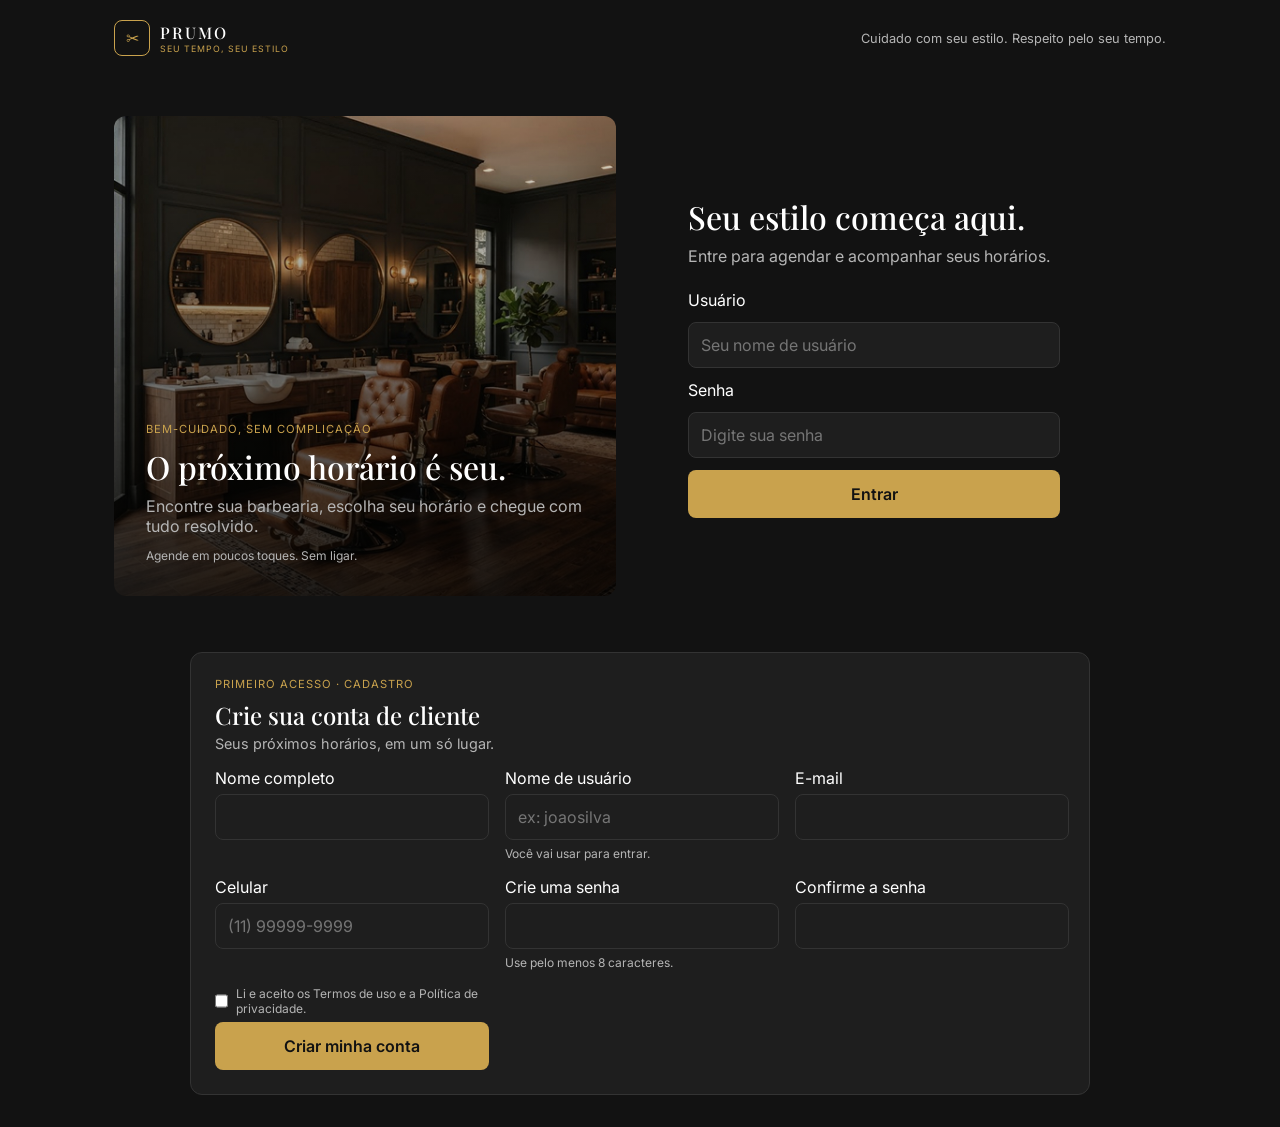
<file: index.html>
<!doctype html>
<html lang="pt-BR">
  <head>
    <meta name="api-url" content="">
    <meta charset="UTF-8" />
    <meta name="viewport" content="width=device-width, initial-scale=1.0" />
    <title>Prumo | Entrar</title>
    <link rel="preconnect" href="https://fonts.googleapis.com" />
    <link rel="preconnect" href="https://fonts.gstatic.com" crossorigin />
    <link
      href="https://fonts.googleapis.com/css2?family=Inter:wght@400;500;600&family=Playfair+Display:wght@500;600&display=swap"
      rel="stylesheet"
    />
    <link rel="stylesheet" href="frontend/css/login.css" />
  </head>
  <body>
    <header class="navbar">
      <div class="logo">
        <span class="logo-icone">✂</span>
        <div class="logo-texto">
          <strong>PRUMO</strong>
          <small>SEU TEMPO, SEU ESTILO</small>
        </div>
      </div>

      <p class="navbar-frase">
        Cuidado com seu estilo. Respeito pelo seu tempo.
      </p>
    </header>
    <div class="tela-login">
      <aside class="destaque">
        <div class="destaque-texto">
          <span class="destaque-etiqueta">BEM-CUIDADO, SEM COMPLICAÇÃO</span>
          <h2>O próximo horário é seu.</h2>
          <p>
            Encontre sua barbearia, escolha seu horário e chegue com tudo
            resolvido.
          </p>
          <small>Agende em poucos toques. Sem ligar.</small>
        </div>
      </aside>

      <main class="login">
        <h1>Seu estilo começa aqui.</h1>
        <p>Entre para agendar e acompanhar seus horários.</p>
        <form id="form-login">
          <label for="usuario">Usuário</label>
          <input
            type="text"
            id="usuario"
            placeholder="Seu nome de usuário"
            autocomplete="username"
            required
          />
          <label for="senha">Senha</label>
          <input
            type="password"
            id="senha"
            placeholder="Digite sua senha"
            required
          />
          <button type="submit" class="btn-entrar">Entrar</button>
        </form>
      </main>
    </div>

    <section class="cadastro" id="cadastro">
      <p class="etiqueta">PRIMEIRO ACESSO · CADASTRO</p>
      <h2>Crie sua conta de cliente</h2>
      <p class="subtitulo">Seus próximos horários, em um só lugar.</p>

      <form id="form-cadastro" class="grade">
        <div class="campo">
          <label for="nome">Nome completo</label>
          <input type="text" id="nome" required />
        </div>

        <div class="campo">
          <label for="username-cad">Nome de usuário</label>
          <input type="text" id="username-cad" placeholder="ex: joaosilva" required />
          <small>Você vai usar para entrar.</small>
        </div>

        <div class="campo">
          <label for="email-cad">E-mail</label>
          <input type="email" id="email-cad" required />
        </div>

        <div class="campo">
          <label for="celular">Celular</label>
          <input
            type="tel"
            id="celular"
            placeholder="(11) 99999-9999"
            required
          />
        </div>

        <div class="campo">
          <label for="senha-cad">Crie uma senha</label>
          <input type="password" id="senha-cad" minlength="8" required />
          <small>Use pelo menos 8 caracteres.</small>
        </div>

        <div class="campo">
          <label for="confirmar">Confirme a senha</label>
          <input type="password" id="confirmar" required />
        </div>

        <div class="campo">
          <label class="termos">
            <input type="checkbox" required />
            Li e aceito os Termos de uso e a Política de privacidade.
          </label>
          <button type="submit" class="btn-entrar">Criar minha conta</button>
        </div>
      </form>
    </section>

    <script src="frontend/js/api.js"></script>
    <script src="frontend/js/login.js"></script>
  </body>
</html>
</file>
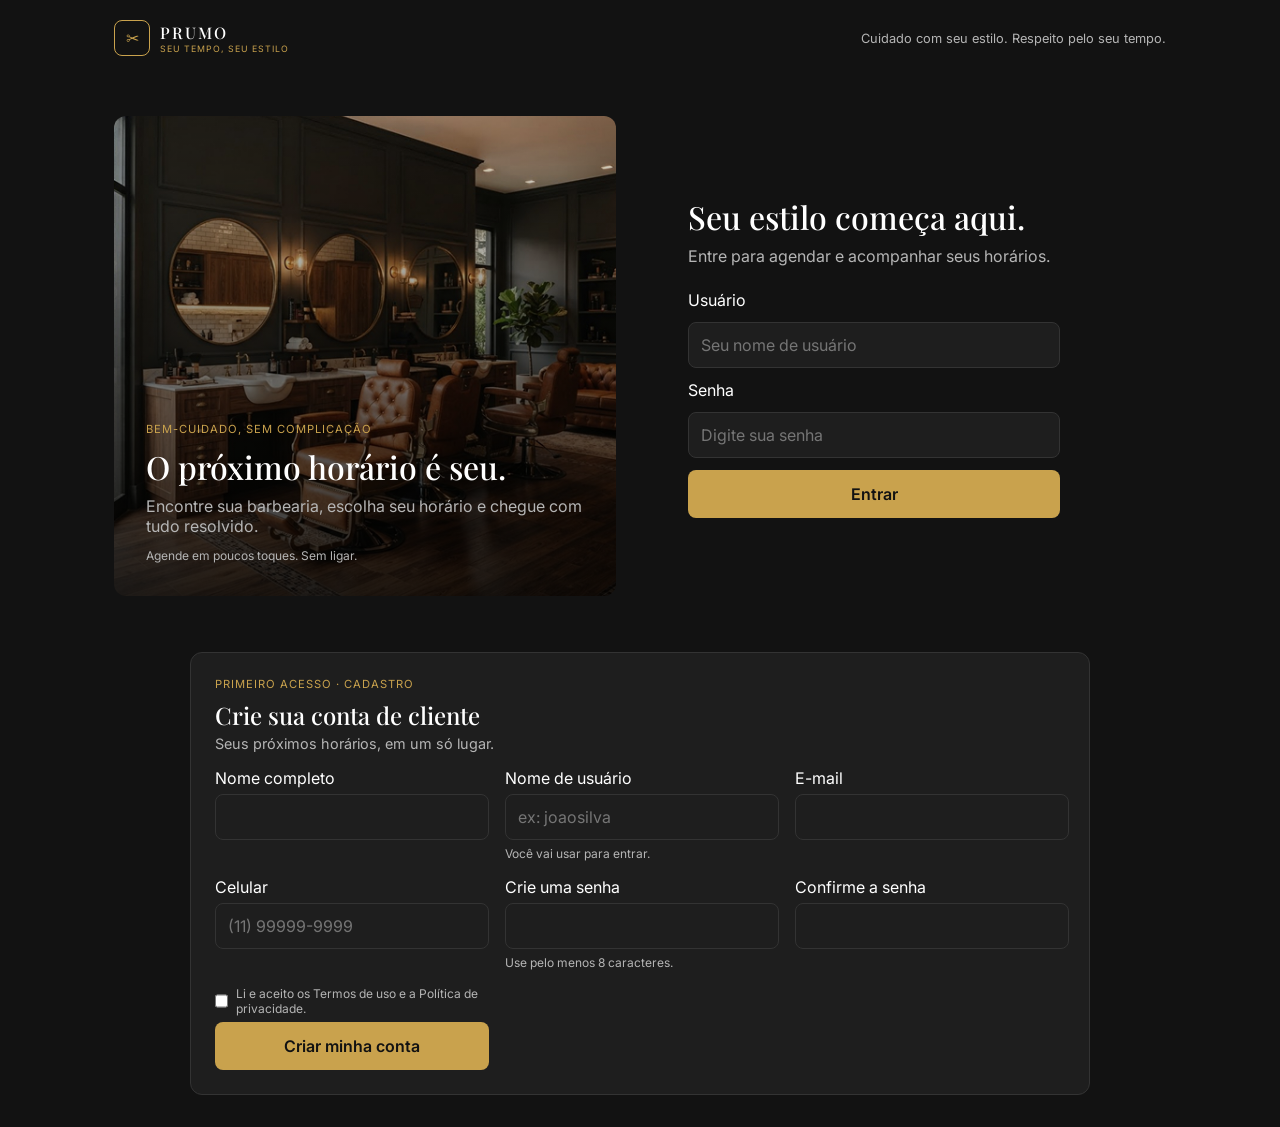
<file: frontend/index.html>
<!doctype html>
<html lang="pt-BR">
  <head>
    <meta name="api-url" content="">
    <meta charset="UTF-8" />
    <meta name="viewport" content="width=device-width, initial-scale=1.0" />
    <title>Prumo | Entrar</title>
    <link rel="preconnect" href="https://fonts.googleapis.com" />
    <link rel="preconnect" href="https://fonts.gstatic.com" crossorigin />
    <link
      href="https://fonts.googleapis.com/css2?family=Inter:wght@400;500;600&family=Playfair+Display:wght@500;600&display=swap"
      rel="stylesheet"
    />
    <link rel="stylesheet" href="css/login.css" />
  </head>
  <body>
    <header class="navbar">
      <div class="logo">
        <span class="logo-icone">✂</span>
        <div class="logo-texto">
          <strong>PRUMO</strong>
          <small>SEU TEMPO, SEU ESTILO</small>
        </div>
      </div>

      <p class="navbar-frase">
        Cuidado com seu estilo. Respeito pelo seu tempo.
      </p>
    </header>
    <div class="tela-login">
      <aside class="destaque">
        <div class="destaque-texto">
          <span class="destaque-etiqueta">BEM-CUIDADO, SEM COMPLICAÇÃO</span>
          <h2>O próximo horário é seu.</h2>
          <p>
            Encontre sua barbearia, escolha seu horário e chegue com tudo
            resolvido.
          </p>
          <small>Agende em poucos toques. Sem ligar.</small>
        </div>
      </aside>

      <main class="login">
        <h1>Seu estilo começa aqui.</h1>
        <p>Entre para agendar e acompanhar seus horários.</p>
        <form id="form-login">
          <label for="usuario">Usuário</label>
          <input
            type="text"
            id="usuario"
            placeholder="Seu nome de usuário"
            autocomplete="username"
            required
          />
          <label for="senha">Senha</label>
          <input
            type="password"
            id="senha"
            placeholder="Digite sua senha"
            required
          />
          <button type="submit" class="btn-entrar">Entrar</button>
        </form>
      </main>
    </div>

    <section class="cadastro" id="cadastro">
      <p class="etiqueta">PRIMEIRO ACESSO · CADASTRO</p>
      <h2>Crie sua conta de cliente</h2>
      <p class="subtitulo">Seus próximos horários, em um só lugar.</p>

      <form id="form-cadastro" class="grade">
        <div class="campo">
          <label for="nome">Nome completo</label>
          <input type="text" id="nome" required />
        </div>

        <div class="campo">
          <label for="username-cad">Nome de usuário</label>
          <input type="text" id="username-cad" placeholder="ex: joaosilva" required />
          <small>Você vai usar para entrar.</small>
        </div>

        <div class="campo">
          <label for="email-cad">E-mail</label>
          <input type="email" id="email-cad" required />
        </div>

        <div class="campo">
          <label for="celular">Celular</label>
          <input
            type="tel"
            id="celular"
            placeholder="(11) 99999-9999"
            required
          />
        </div>

        <div class="campo">
          <label for="senha-cad">Crie uma senha</label>
          <input type="password" id="senha-cad" minlength="8" required />
          <small>Use pelo menos 8 caracteres.</small>
        </div>

        <div class="campo">
          <label for="confirmar">Confirme a senha</label>
          <input type="password" id="confirmar" required />
        </div>

        <div class="campo">
          <label class="termos">
            <input type="checkbox" required />
            Li e aceito os Termos de uso e a Política de privacidade.
          </label>
          <button type="submit" class="btn-entrar">Criar minha conta</button>
        </div>
      </form>
    </section>

    <script src="js/api.js"></script>
    <script src="js/login.js"></script>
  </body>
</html>
</file>
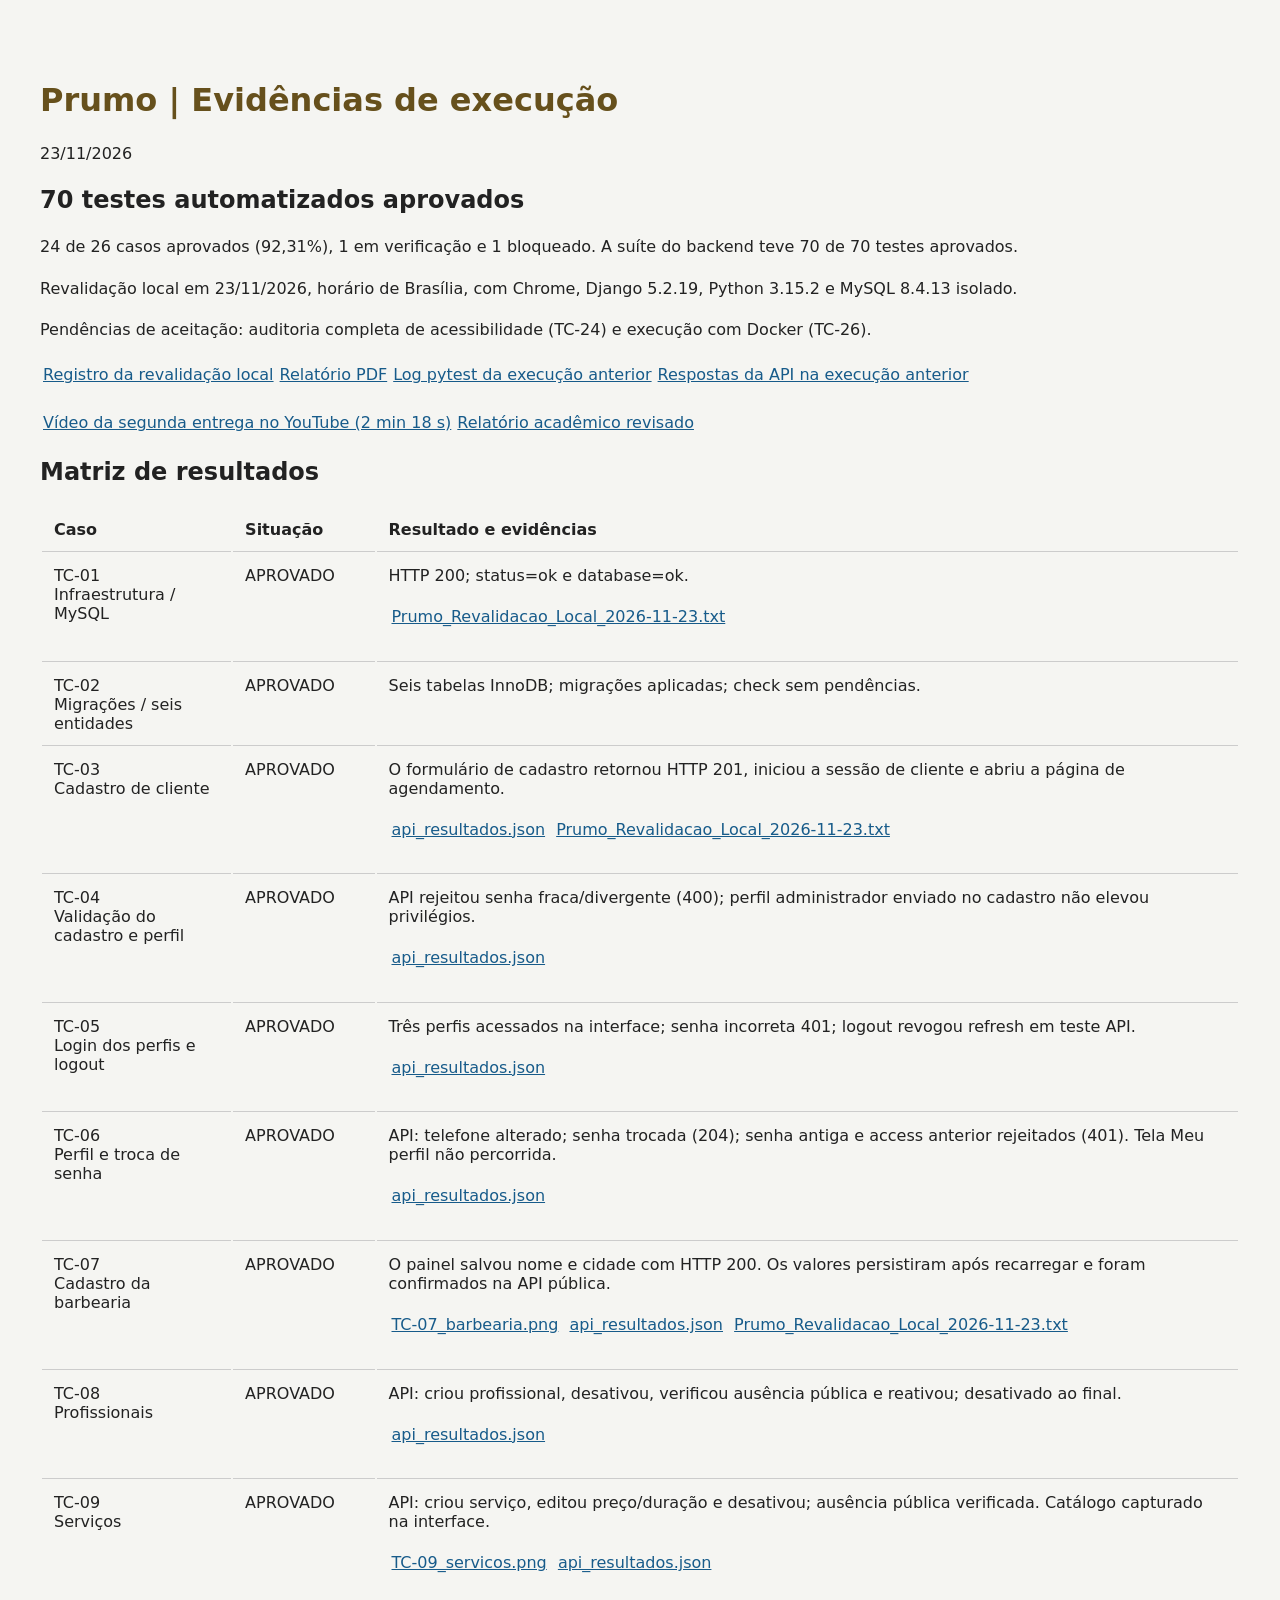
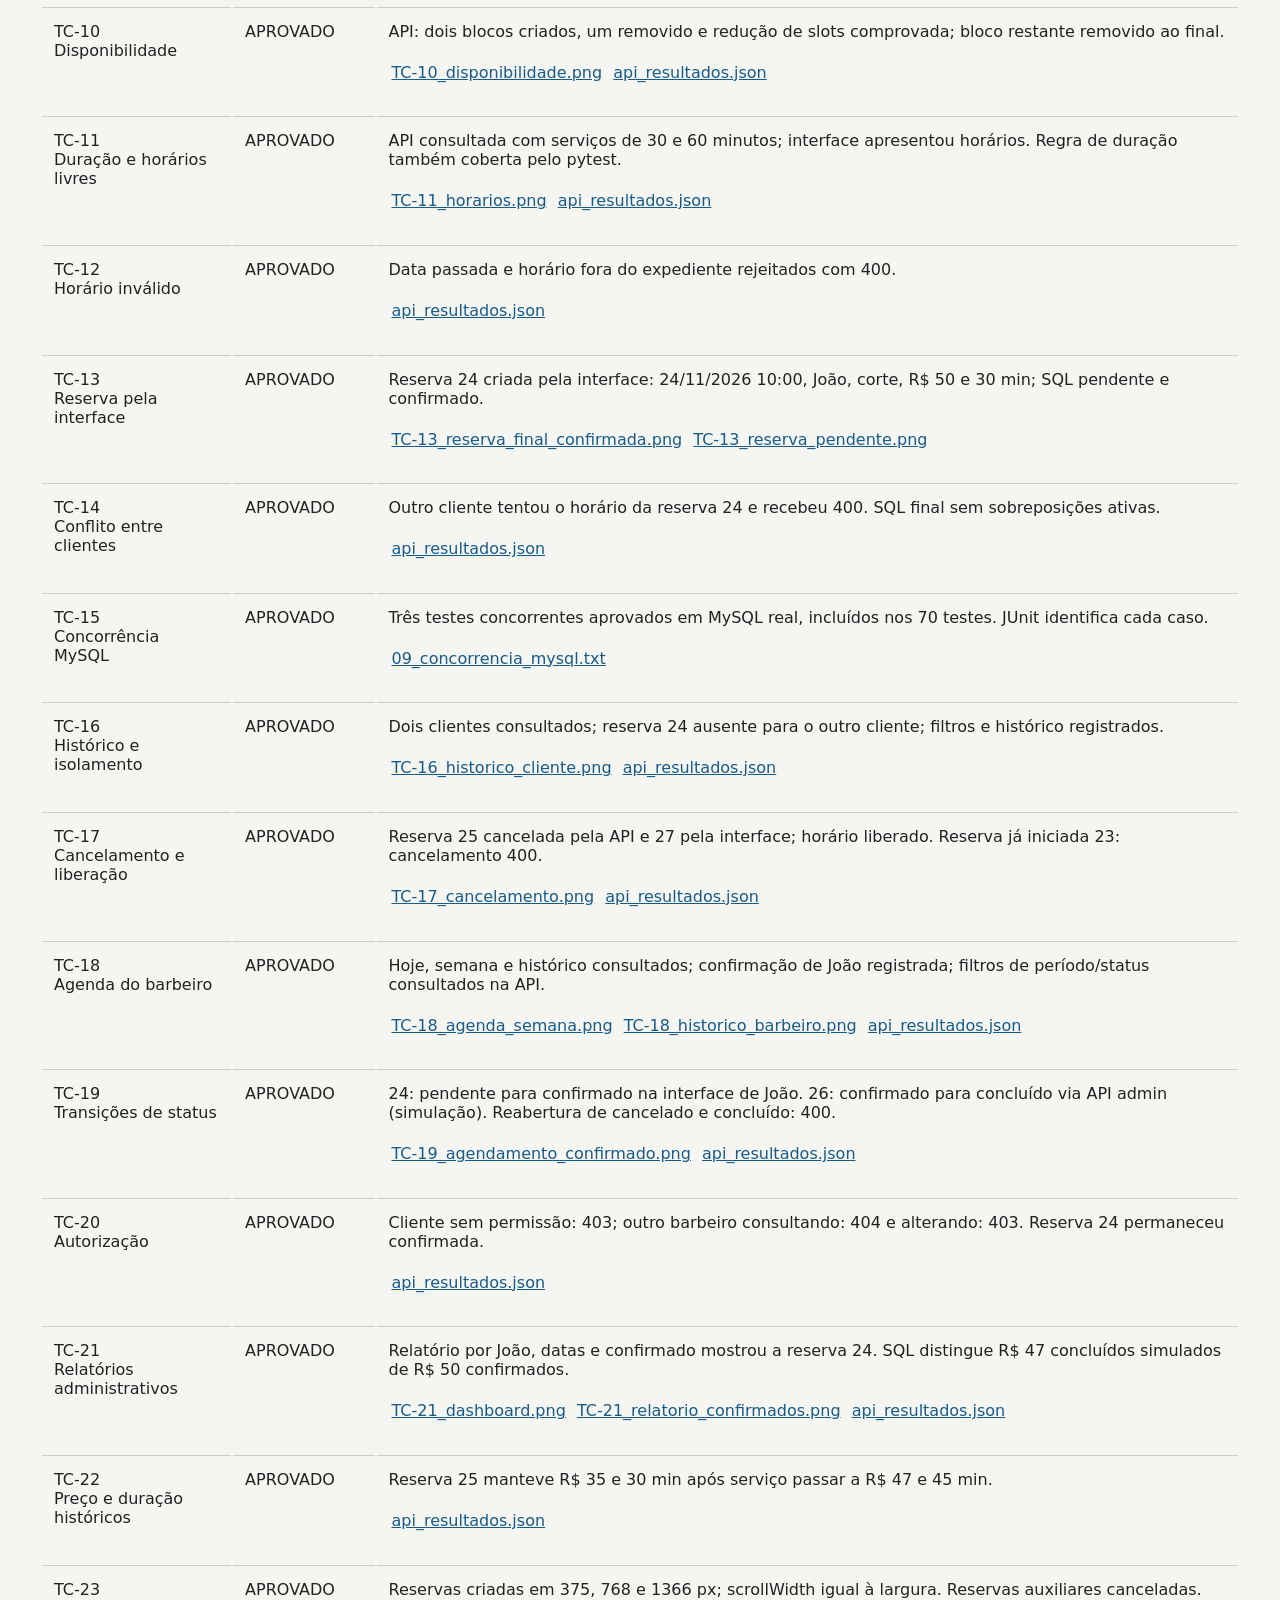
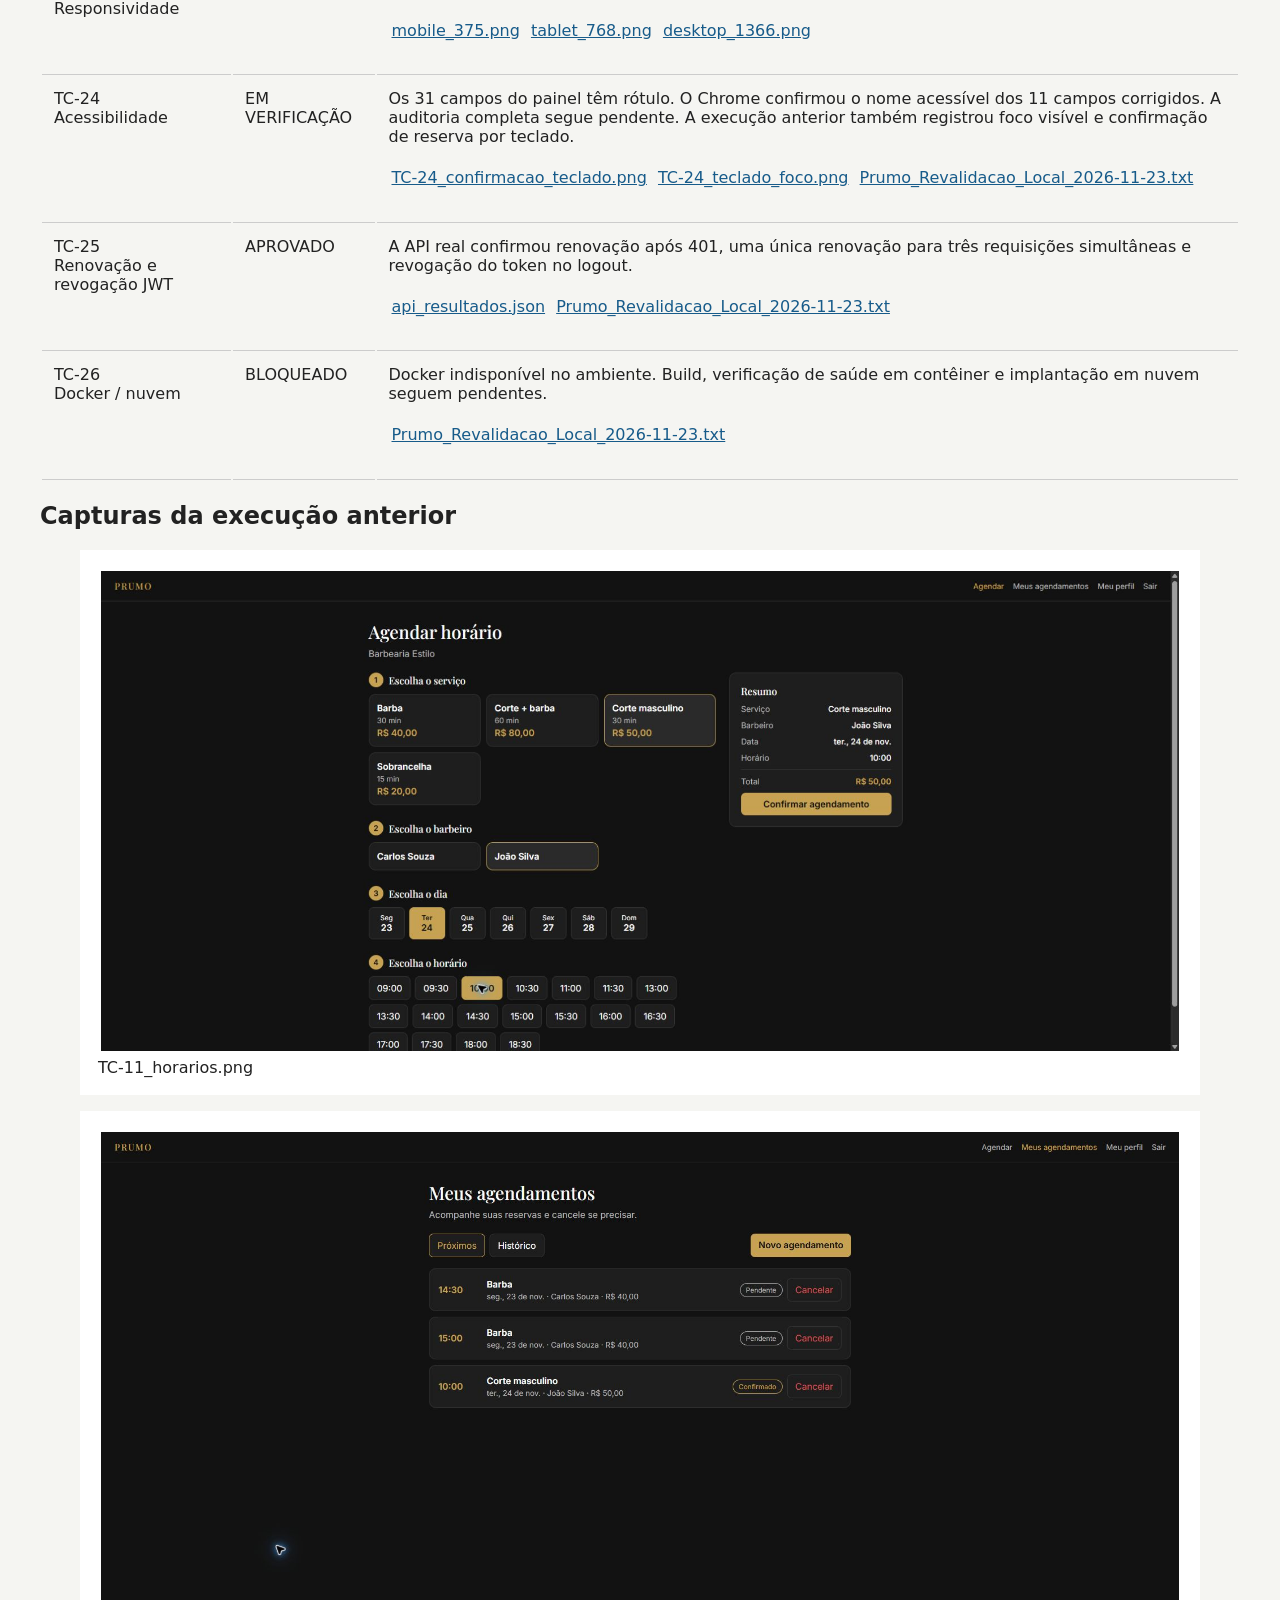
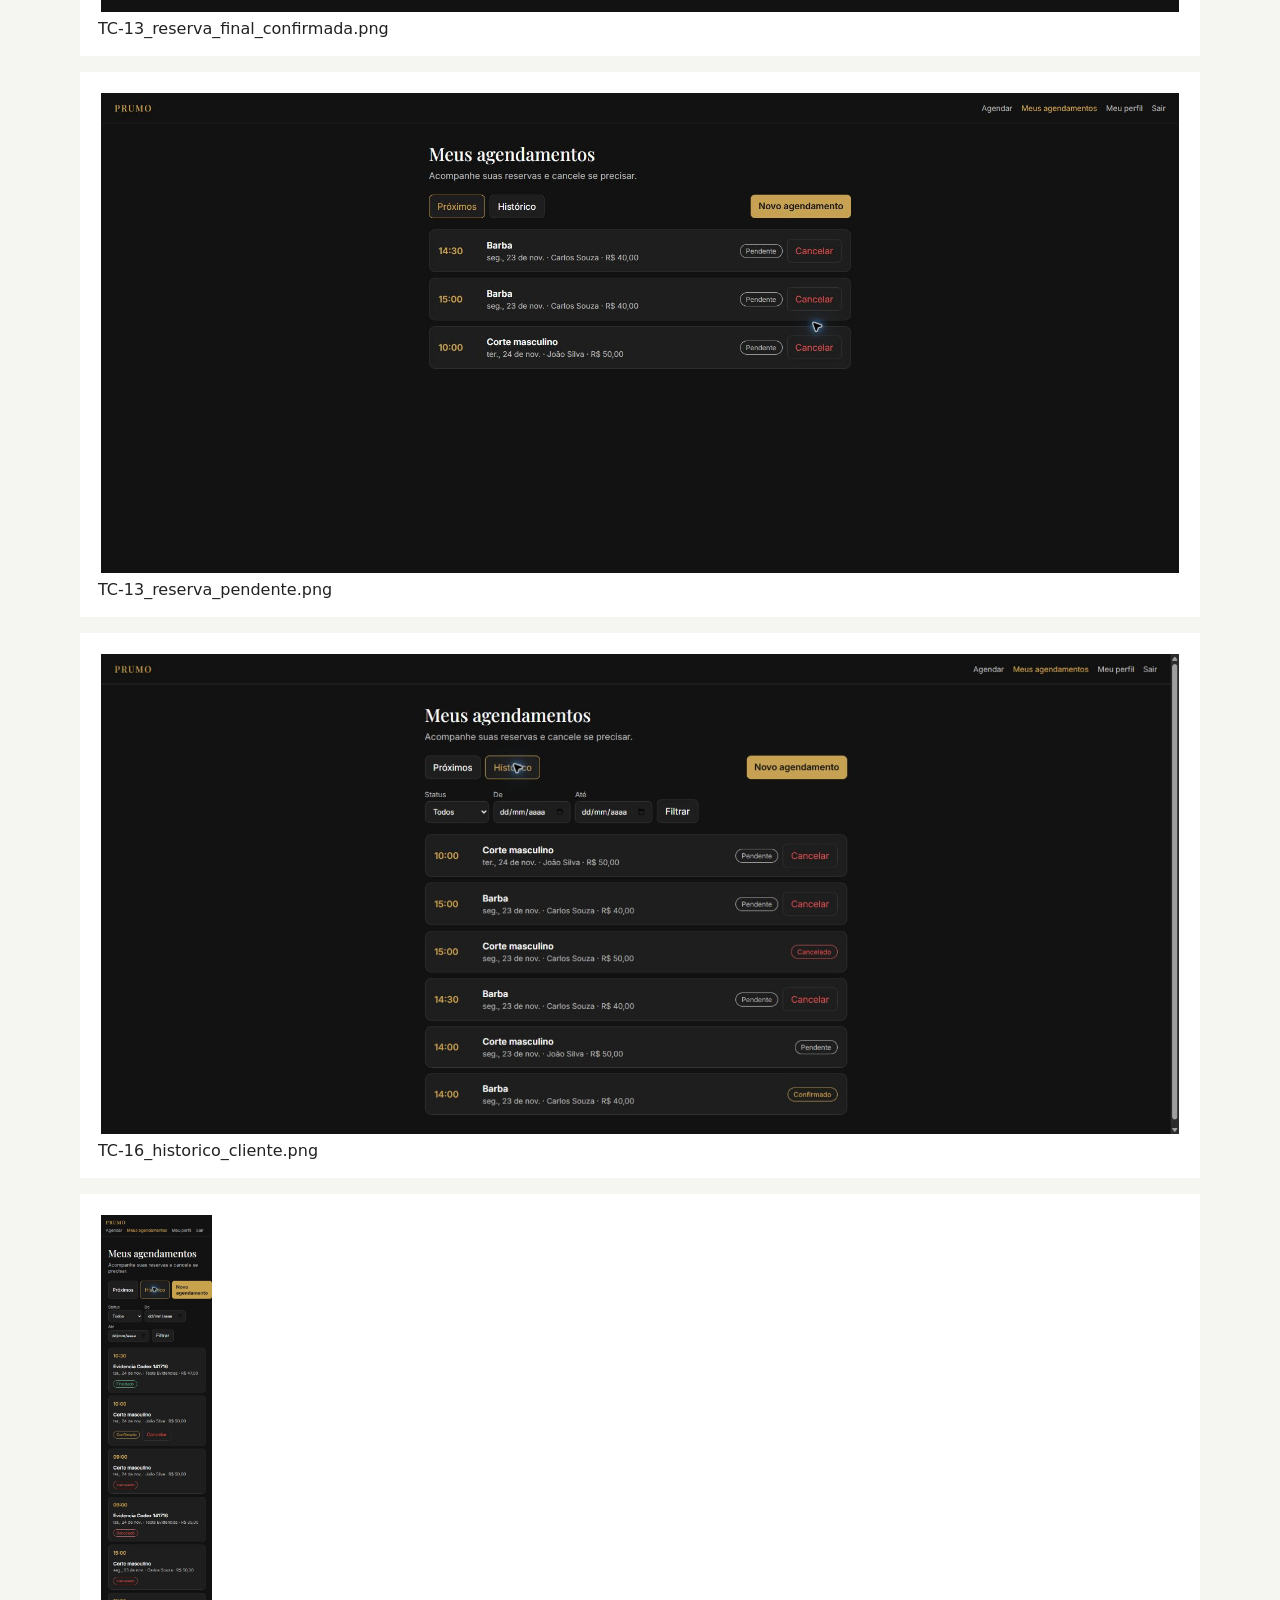
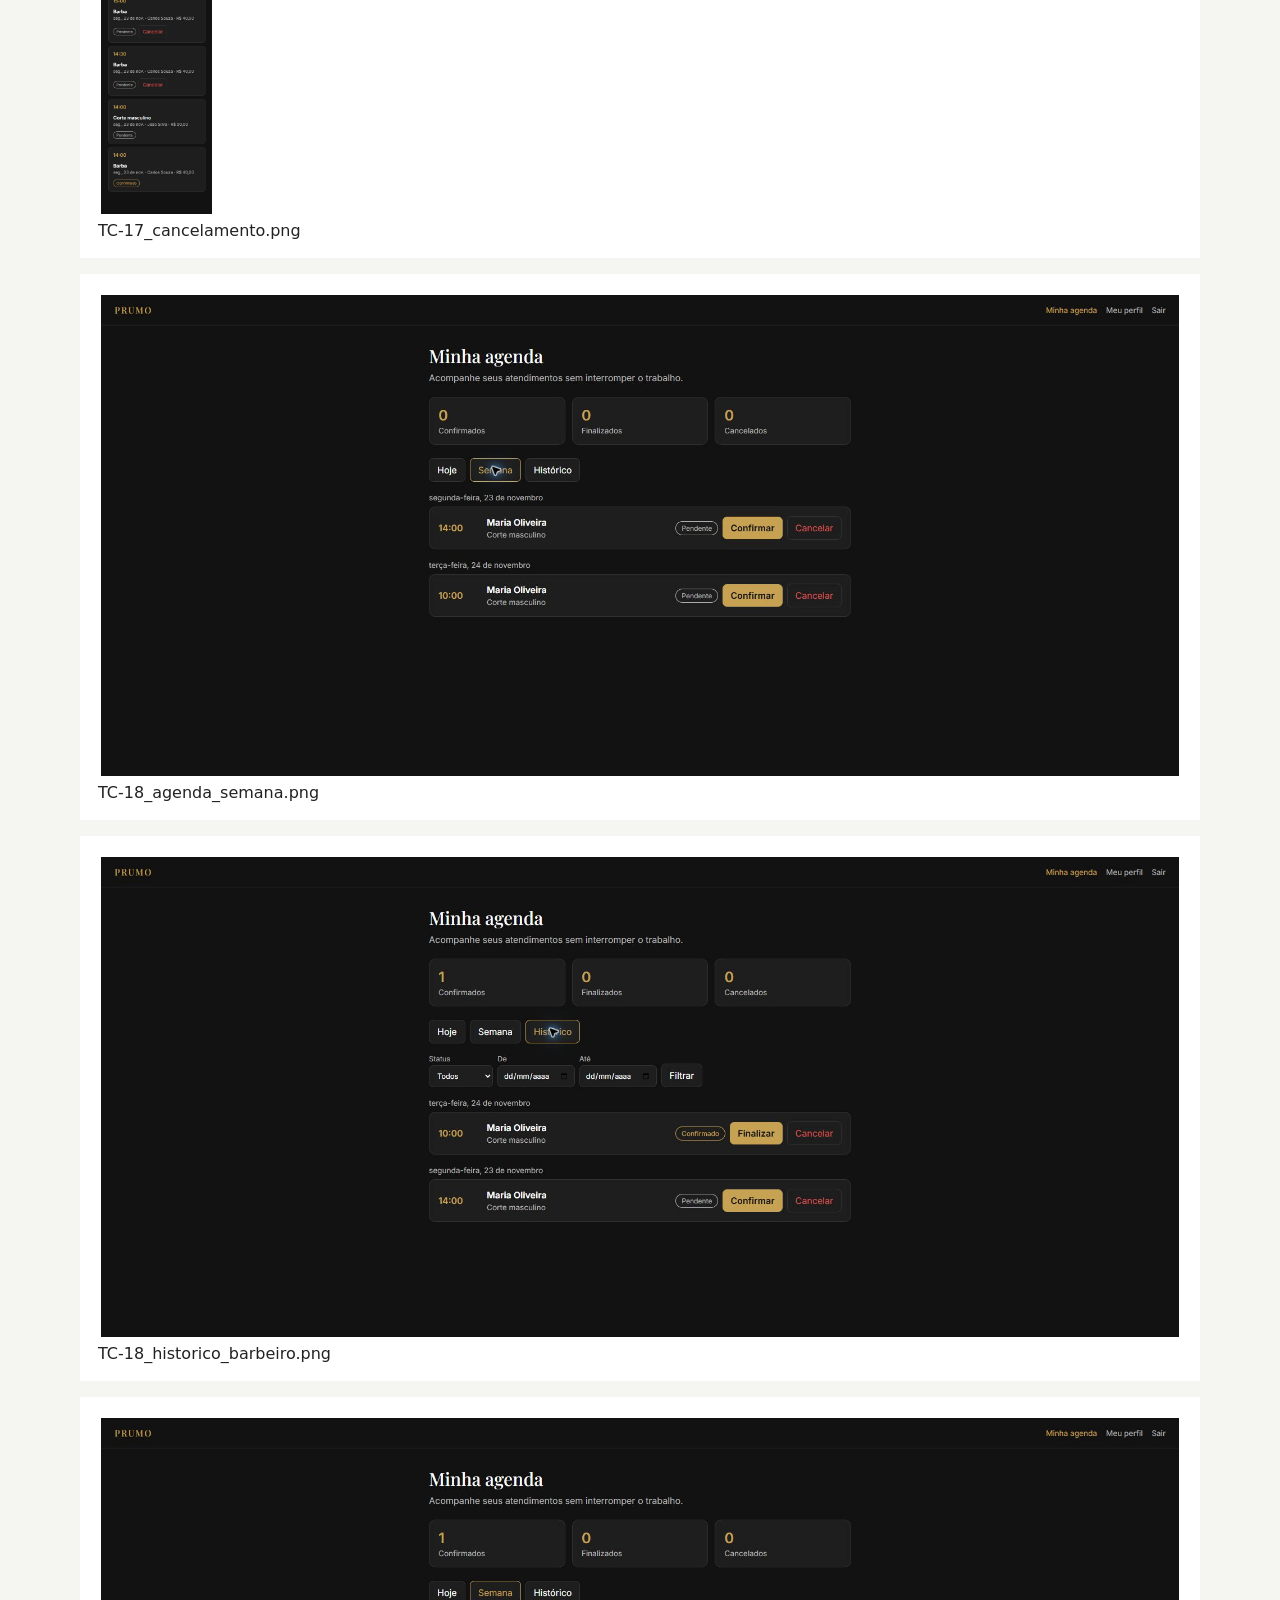
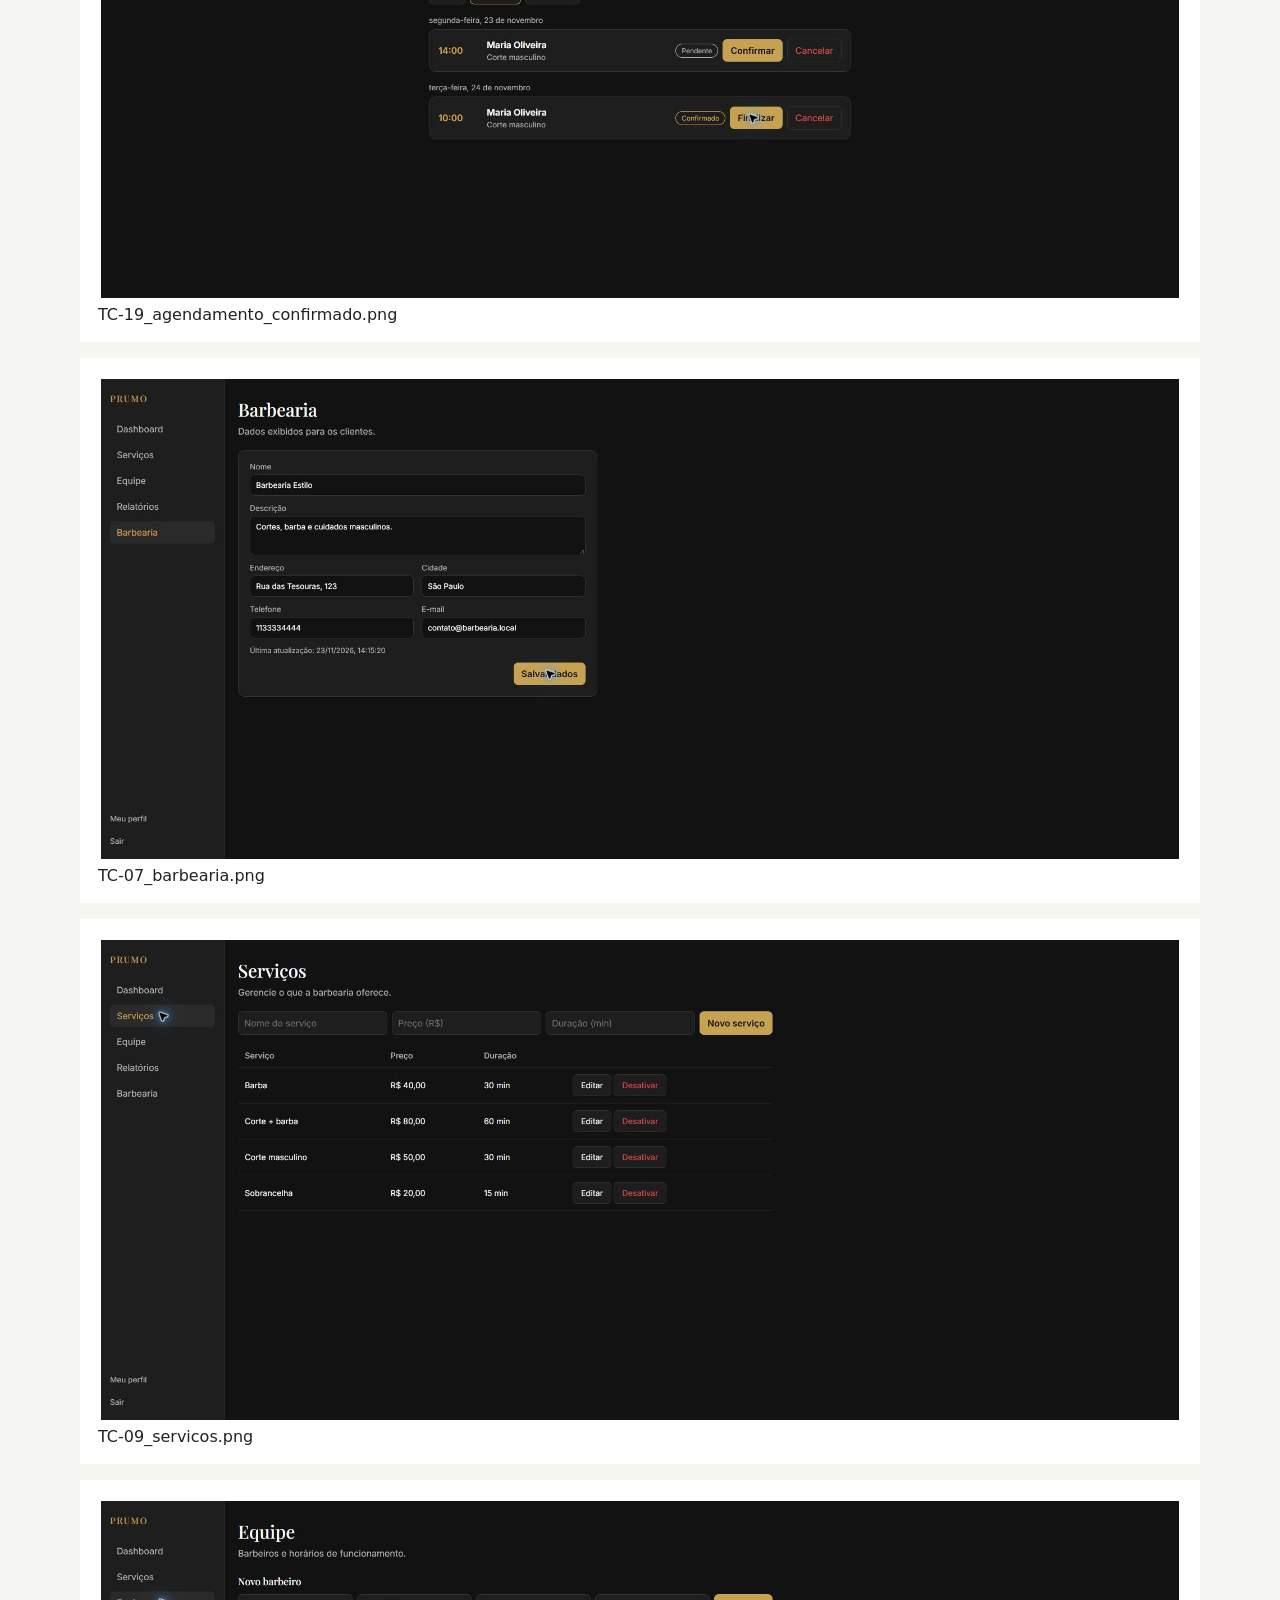
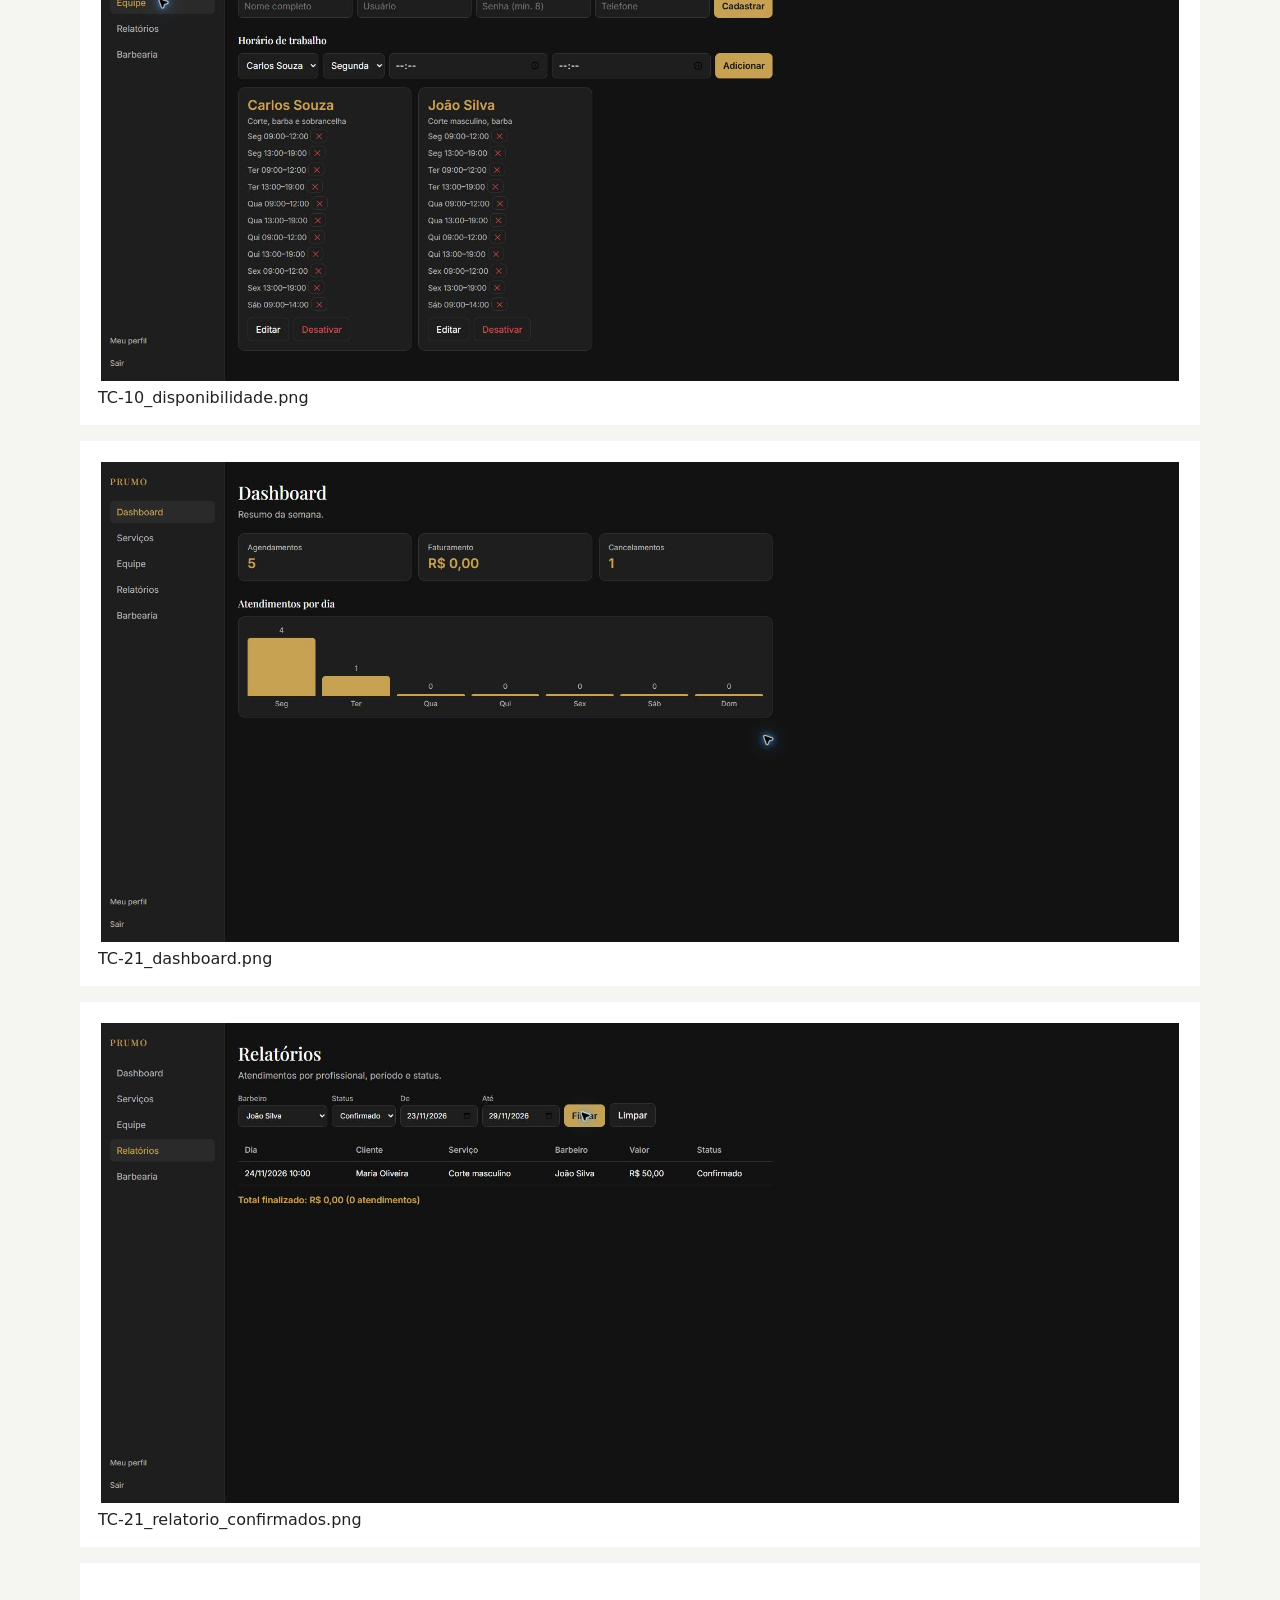
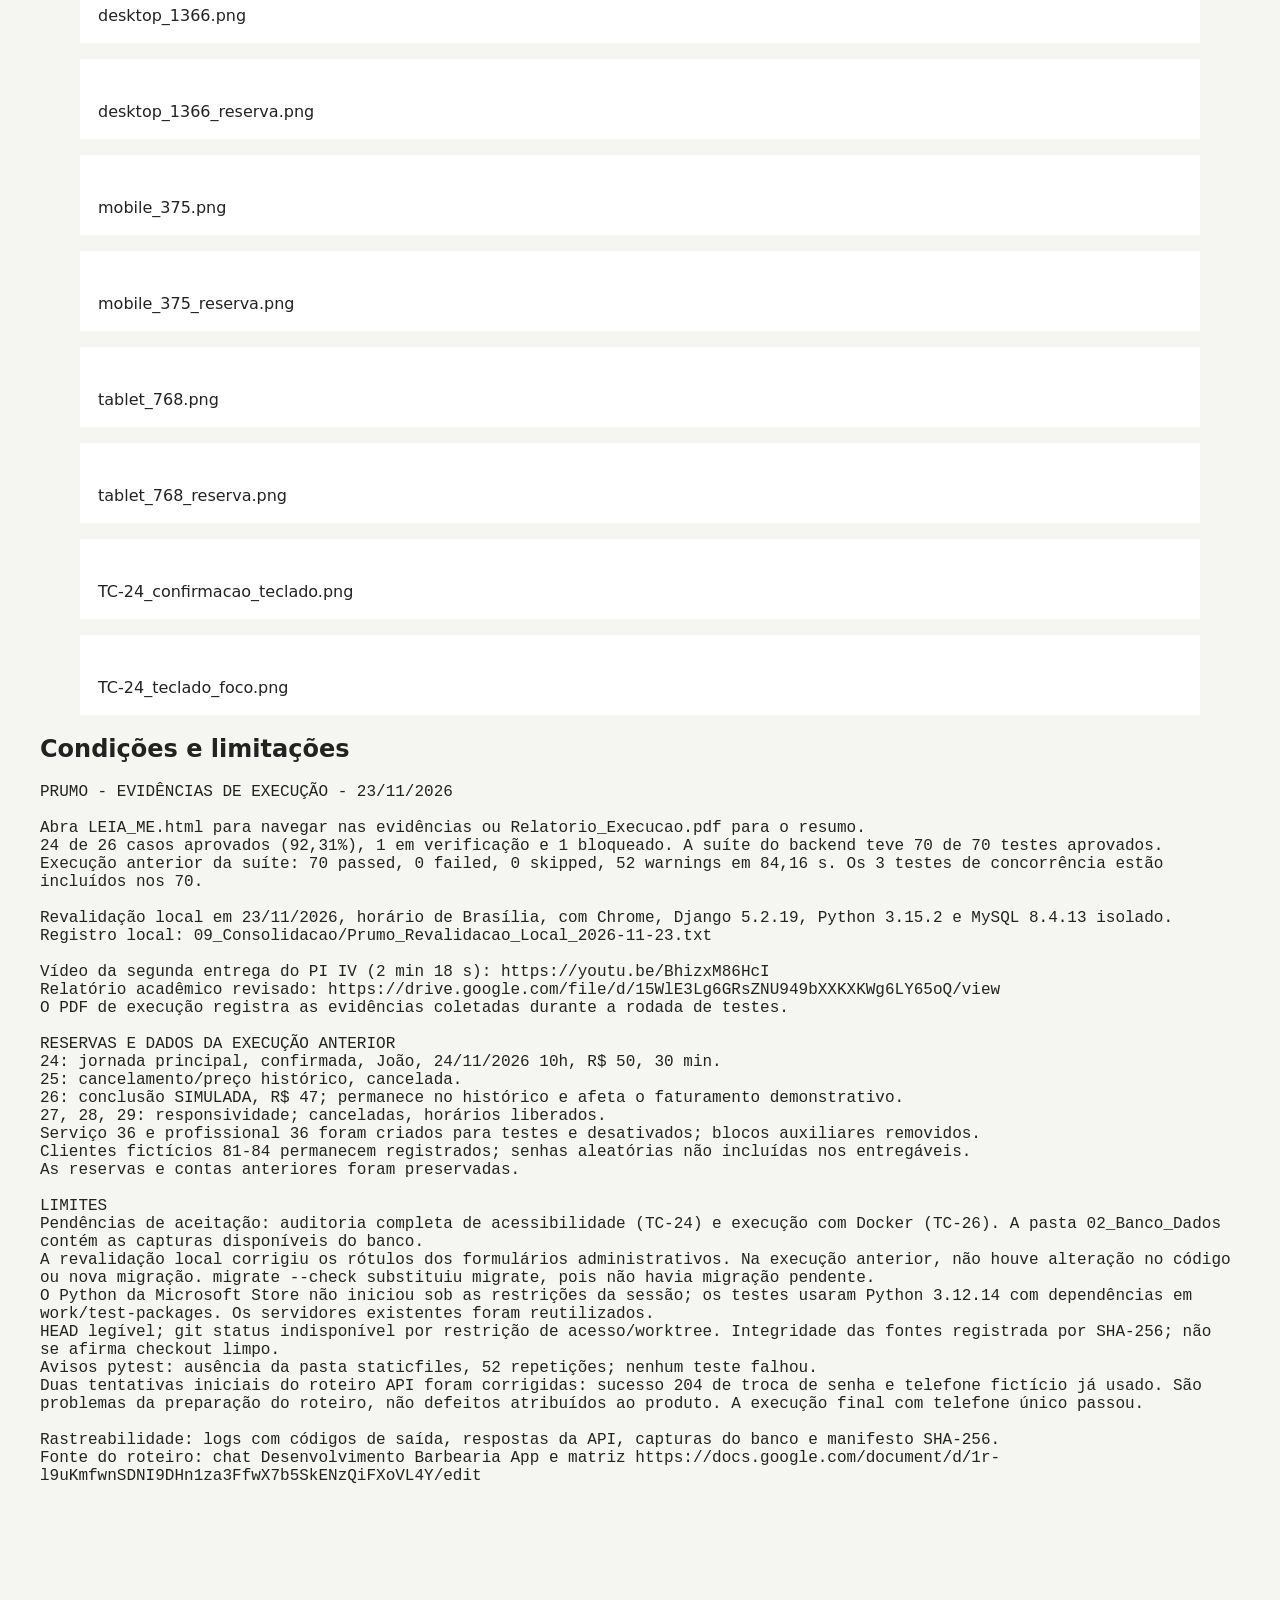
<file: docs/evidencias/LEIA_ME.html>
<!doctype html><html lang="pt-BR"><meta charset="utf-8"><title>Prumo - Evidências</title><style>body{font:16px system-ui;background:#f5f5f2;color:#222;max-width:1200px;margin:40px auto;padding:20px}h1{color:#66501c}td,th{text-align:left;vertical-align:top;border-bottom:1px solid #ccc;padding:12px}a{color:#175b8a;display:inline-block;margin:3px}img{max-width:100%;max-height:600px;object-fit:contain}figure{background:white;padding:18px}p{line-height:1.6}pre{white-space:pre-wrap}</style><h1>Prumo | Evidências de execução</h1><p>23/11/2026</p><h2>70 testes automatizados aprovados</h2><p>24 de 26 casos aprovados (92,31%), 1 em verificação e 1 bloqueado. A suíte do backend teve 70 de 70 testes aprovados.</p><p>Revalidação local em 23/11/2026, horário de Brasília, com Chrome, Django 5.2.19, Python 3.15.2 e MySQL 8.4.13 isolado.</p><p>Pendências de aceitação: auditoria completa de acessibilidade (TC-24) e execução com Docker (TC-26).</p><p><a href="09_Consolidacao/Prumo_Revalidacao_Local_2026-11-23.txt">Registro da revalidação local</a><a href="Relatorio_Execucao.pdf">Relatório PDF</a><a href="01_Testes_Automatizados/08_pytest_completo.txt">Log pytest da execução anterior</a><a href="06_Integracao_Negativos/api_resultados.json">Respostas da API na execução anterior</a></p><p><a href="https://youtu.be/BhizxM86HcI">Vídeo da segunda entrega no YouTube (2 min 18 s)</a><a href="https://drive.google.com/file/d/15WlE3Lg6GRsZNU949bXXKXKWg6LY65oQ/view">Relatório acadêmico revisado</a></p>
<h2>Matriz de resultados</h2><table><tr><th>Caso</th><th>Situação</th><th>Resultado e evidências</th></tr><tr><td>TC-01<br>Infraestrutura / MySQL</td><td>APROVADO</td><td>HTTP 200; status=ok e database=ok.<p><a href="09_Consolidacao/Prumo_Revalidacao_Local_2026-11-23.txt">Prumo_Revalidacao_Local_2026-11-23.txt</a></p></td></tr>
<tr><td>TC-02<br>Migrações / seis entidades</td><td>APROVADO</td><td>Seis tabelas InnoDB; migrações aplicadas; check sem pendências.<p></p></td></tr>
<tr><td>TC-03<br>Cadastro de cliente</td><td>APROVADO</td><td>O formulário de cadastro retornou HTTP 201, iniciou a sessão de cliente e abriu a página de agendamento.<p><a href="06_Integracao_Negativos/api_resultados.json">api_resultados.json</a> <a href="09_Consolidacao/Prumo_Revalidacao_Local_2026-11-23.txt">Prumo_Revalidacao_Local_2026-11-23.txt</a></p></td></tr>
<tr><td>TC-04<br>Validação do cadastro e perfil</td><td>APROVADO</td><td>API rejeitou senha fraca/divergente (400); perfil administrador enviado no cadastro não elevou privilégios.<p><a href="06_Integracao_Negativos/api_resultados.json">api_resultados.json</a></p></td></tr>
<tr><td>TC-05<br>Login dos perfis e logout</td><td>APROVADO</td><td>Três perfis acessados na interface; senha incorreta 401; logout revogou refresh em teste API.<p><a href="06_Integracao_Negativos/api_resultados.json">api_resultados.json</a></p></td></tr>
<tr><td>TC-06<br>Perfil e troca de senha</td><td>APROVADO</td><td>API: telefone alterado; senha trocada (204); senha antiga e access anterior rejeitados (401). Tela Meu perfil não percorrida.<p><a href="06_Integracao_Negativos/api_resultados.json">api_resultados.json</a></p></td></tr>
<tr><td>TC-07<br>Cadastro da barbearia</td><td>APROVADO</td><td>O painel salvou nome e cidade com HTTP 200. Os valores persistiram após recarregar e foram confirmados na API pública.<p><a href="05_Administrador/TC-07_barbearia.png">TC-07_barbearia.png</a> <a href="06_Integracao_Negativos/api_resultados.json">api_resultados.json</a> <a href="09_Consolidacao/Prumo_Revalidacao_Local_2026-11-23.txt">Prumo_Revalidacao_Local_2026-11-23.txt</a></p></td></tr>
<tr><td>TC-08<br>Profissionais</td><td>APROVADO</td><td>API: criou profissional, desativou, verificou ausência pública e reativou; desativado ao final.<p><a href="06_Integracao_Negativos/api_resultados.json">api_resultados.json</a></p></td></tr>
<tr><td>TC-09<br>Serviços</td><td>APROVADO</td><td>API: criou serviço, editou preço/duração e desativou; ausência pública verificada. Catálogo capturado na interface.<p><a href="05_Administrador/TC-09_servicos.png">TC-09_servicos.png</a> <a href="06_Integracao_Negativos/api_resultados.json">api_resultados.json</a></p></td></tr>
<tr><td>TC-10<br>Disponibilidade</td><td>APROVADO</td><td>API: dois blocos criados, um removido e redução de slots comprovada; bloco restante removido ao final.<p><a href="05_Administrador/TC-10_disponibilidade.png">TC-10_disponibilidade.png</a> <a href="06_Integracao_Negativos/api_resultados.json">api_resultados.json</a></p></td></tr>
<tr><td>TC-11<br>Duração e horários livres</td><td>APROVADO</td><td>API consultada com serviços de 30 e 60 minutos; interface apresentou horários. Regra de duração também coberta pelo pytest.<p><a href="03_Cliente/TC-11_horarios.png">TC-11_horarios.png</a> <a href="06_Integracao_Negativos/api_resultados.json">api_resultados.json</a></p></td></tr>
<tr><td>TC-12<br>Horário inválido</td><td>APROVADO</td><td>Data passada e horário fora do expediente rejeitados com 400.<p><a href="06_Integracao_Negativos/api_resultados.json">api_resultados.json</a></p></td></tr>
<tr><td>TC-13<br>Reserva pela interface</td><td>APROVADO</td><td>Reserva 24 criada pela interface: 24/11/2026 10:00, João, corte, R$ 50 e 30 min; SQL pendente e confirmado.<p><a href="03_Cliente/TC-13_reserva_final_confirmada.png">TC-13_reserva_final_confirmada.png</a> <a href="03_Cliente/TC-13_reserva_pendente.png">TC-13_reserva_pendente.png</a></p></td></tr>
<tr><td>TC-14<br>Conflito entre clientes</td><td>APROVADO</td><td>Outro cliente tentou o horário da reserva 24 e recebeu 400. SQL final sem sobreposições ativas.<p><a href="06_Integracao_Negativos/api_resultados.json">api_resultados.json</a></p></td></tr>
<tr><td>TC-15<br>Concorrência MySQL</td><td>APROVADO</td><td>Três testes concorrentes aprovados em MySQL real, incluídos nos 70 testes. JUnit identifica cada caso.<p><a href="01_Testes_Automatizados/09_concorrencia_mysql.txt">09_concorrencia_mysql.txt</a></p></td></tr>
<tr><td>TC-16<br>Histórico e isolamento</td><td>APROVADO</td><td>Dois clientes consultados; reserva 24 ausente para o outro cliente; filtros e histórico registrados.<p><a href="03_Cliente/TC-16_historico_cliente.png">TC-16_historico_cliente.png</a> <a href="06_Integracao_Negativos/api_resultados.json">api_resultados.json</a></p></td></tr>
<tr><td>TC-17<br>Cancelamento e liberação</td><td>APROVADO</td><td>Reserva 25 cancelada pela API e 27 pela interface; horário liberado. Reserva já iniciada 23: cancelamento 400.<p><a href="03_Cliente/TC-17_cancelamento.png">TC-17_cancelamento.png</a> <a href="06_Integracao_Negativos/api_resultados.json">api_resultados.json</a></p></td></tr>
<tr><td>TC-18<br>Agenda do barbeiro</td><td>APROVADO</td><td>Hoje, semana e histórico consultados; confirmação de João registrada; filtros de período/status consultados na API.<p><a href="04_Barbeiro/TC-18_agenda_semana.png">TC-18_agenda_semana.png</a> <a href="04_Barbeiro/TC-18_historico_barbeiro.png">TC-18_historico_barbeiro.png</a> <a href="06_Integracao_Negativos/api_resultados.json">api_resultados.json</a></p></td></tr>
<tr><td>TC-19<br>Transições de status</td><td>APROVADO</td><td>24: pendente para confirmado na interface de João. 26: confirmado para concluído via API admin (simulação). Reabertura de cancelado e concluído: 400.<p><a href="04_Barbeiro/TC-19_agendamento_confirmado.png">TC-19_agendamento_confirmado.png</a> <a href="06_Integracao_Negativos/api_resultados.json">api_resultados.json</a></p></td></tr>
<tr><td>TC-20<br>Autorização</td><td>APROVADO</td><td>Cliente sem permissão: 403; outro barbeiro consultando: 404 e alterando: 403. Reserva 24 permaneceu confirmada.<p><a href="06_Integracao_Negativos/api_resultados.json">api_resultados.json</a></p></td></tr>
<tr><td>TC-21<br>Relatórios administrativos</td><td>APROVADO</td><td>Relatório por João, datas e confirmado mostrou a reserva 24. SQL distingue R$ 47 concluídos simulados de R$ 50 confirmados.<p><a href="05_Administrador/TC-21_dashboard.png">TC-21_dashboard.png</a> <a href="05_Administrador/TC-21_relatorio_confirmados.png">TC-21_relatorio_confirmados.png</a> <a href="06_Integracao_Negativos/api_resultados.json">api_resultados.json</a></p></td></tr>
<tr><td>TC-22<br>Preço e duração históricos</td><td>APROVADO</td><td>Reserva 25 manteve R$ 35 e 30 min após serviço passar a R$ 47 e 45 min.<p><a href="06_Integracao_Negativos/api_resultados.json">api_resultados.json</a></p></td></tr>
<tr><td>TC-23<br>Responsividade</td><td>APROVADO</td><td>Reservas criadas em 375, 768 e 1366 px; scrollWidth igual à largura. Reservas auxiliares canceladas.<p><a href="07_Responsividade/mobile_375.png">mobile_375.png</a> <a href="07_Responsividade/tablet_768.png">tablet_768.png</a> <a href="07_Responsividade/desktop_1366.png">desktop_1366.png</a></p></td></tr>
<tr><td>TC-24<br>Acessibilidade</td><td>EM VERIFICAÇÃO</td><td>Os 31 campos do painel têm rótulo. O Chrome confirmou o nome acessível dos 11 campos corrigidos. A auditoria completa segue pendente. A execução anterior também registrou foco visível e confirmação de reserva por teclado.<p><a href="07_Responsividade/TC-24_confirmacao_teclado.png">TC-24_confirmacao_teclado.png</a> <a href="07_Responsividade/TC-24_teclado_foco.png">TC-24_teclado_foco.png</a> <a href="09_Consolidacao/Prumo_Revalidacao_Local_2026-11-23.txt">Prumo_Revalidacao_Local_2026-11-23.txt</a></p></td></tr>
<tr><td>TC-25<br>Renovação e revogação JWT</td><td>APROVADO</td><td>A API real confirmou renovação após 401, uma única renovação para três requisições simultâneas e revogação do token no logout.<p><a href="06_Integracao_Negativos/api_resultados.json">api_resultados.json</a> <a href="09_Consolidacao/Prumo_Revalidacao_Local_2026-11-23.txt">Prumo_Revalidacao_Local_2026-11-23.txt</a></p></td></tr>
<tr><td>TC-26<br>Docker / nuvem</td><td>BLOQUEADO</td><td>Docker indisponível no ambiente. Build, verificação de saúde em contêiner e implantação em nuvem seguem pendentes.<p><a href="09_Consolidacao/Prumo_Revalidacao_Local_2026-11-23.txt">Prumo_Revalidacao_Local_2026-11-23.txt</a></p></td></tr>
</table><h2>Capturas da execução anterior</h2><figure><a href="03_Cliente/TC-11_horarios.png"><img loading="lazy" src="03_Cliente/TC-11_horarios.png"></a><figcaption>TC-11_horarios.png</figcaption></figure><figure><a href="03_Cliente/TC-13_reserva_final_confirmada.png"><img loading="lazy" src="03_Cliente/TC-13_reserva_final_confirmada.png"></a><figcaption>TC-13_reserva_final_confirmada.png</figcaption></figure><figure><a href="03_Cliente/TC-13_reserva_pendente.png"><img loading="lazy" src="03_Cliente/TC-13_reserva_pendente.png"></a><figcaption>TC-13_reserva_pendente.png</figcaption></figure><figure><a href="03_Cliente/TC-16_historico_cliente.png"><img loading="lazy" src="03_Cliente/TC-16_historico_cliente.png"></a><figcaption>TC-16_historico_cliente.png</figcaption></figure><figure><a href="03_Cliente/TC-17_cancelamento.png"><img loading="lazy" src="03_Cliente/TC-17_cancelamento.png"></a><figcaption>TC-17_cancelamento.png</figcaption></figure><figure><a href="04_Barbeiro/TC-18_agenda_semana.png"><img loading="lazy" src="04_Barbeiro/TC-18_agenda_semana.png"></a><figcaption>TC-18_agenda_semana.png</figcaption></figure><figure><a href="04_Barbeiro/TC-18_historico_barbeiro.png"><img loading="lazy" src="04_Barbeiro/TC-18_historico_barbeiro.png"></a><figcaption>TC-18_historico_barbeiro.png</figcaption></figure><figure><a href="04_Barbeiro/TC-19_agendamento_confirmado.png"><img loading="lazy" src="04_Barbeiro/TC-19_agendamento_confirmado.png"></a><figcaption>TC-19_agendamento_confirmado.png</figcaption></figure><figure><a href="05_Administrador/TC-07_barbearia.png"><img loading="lazy" src="05_Administrador/TC-07_barbearia.png"></a><figcaption>TC-07_barbearia.png</figcaption></figure><figure><a href="05_Administrador/TC-09_servicos.png"><img loading="lazy" src="05_Administrador/TC-09_servicos.png"></a><figcaption>TC-09_servicos.png</figcaption></figure><figure><a href="05_Administrador/TC-10_disponibilidade.png"><img loading="lazy" src="05_Administrador/TC-10_disponibilidade.png"></a><figcaption>TC-10_disponibilidade.png</figcaption></figure><figure><a href="05_Administrador/TC-21_dashboard.png"><img loading="lazy" src="05_Administrador/TC-21_dashboard.png"></a><figcaption>TC-21_dashboard.png</figcaption></figure><figure><a href="05_Administrador/TC-21_relatorio_confirmados.png"><img loading="lazy" src="05_Administrador/TC-21_relatorio_confirmados.png"></a><figcaption>TC-21_relatorio_confirmados.png</figcaption></figure><figure><a href="07_Responsividade/desktop_1366.png"><img loading="lazy" src="07_Responsividade/desktop_1366.png"></a><figcaption>desktop_1366.png</figcaption></figure><figure><a href="07_Responsividade/desktop_1366_reserva.png"><img loading="lazy" src="07_Responsividade/desktop_1366_reserva.png"></a><figcaption>desktop_1366_reserva.png</figcaption></figure><figure><a href="07_Responsividade/mobile_375.png"><img loading="lazy" src="07_Responsividade/mobile_375.png"></a><figcaption>mobile_375.png</figcaption></figure><figure><a href="07_Responsividade/mobile_375_reserva.png"><img loading="lazy" src="07_Responsividade/mobile_375_reserva.png"></a><figcaption>mobile_375_reserva.png</figcaption></figure><figure><a href="07_Responsividade/tablet_768.png"><img loading="lazy" src="07_Responsividade/tablet_768.png"></a><figcaption>tablet_768.png</figcaption></figure><figure><a href="07_Responsividade/tablet_768_reserva.png"><img loading="lazy" src="07_Responsividade/tablet_768_reserva.png"></a><figcaption>tablet_768_reserva.png</figcaption></figure><figure><a href="07_Responsividade/TC-24_confirmacao_teclado.png"><img loading="lazy" src="07_Responsividade/TC-24_confirmacao_teclado.png"></a><figcaption>TC-24_confirmacao_teclado.png</figcaption></figure><figure><a href="07_Responsividade/TC-24_teclado_foco.png"><img loading="lazy" src="07_Responsividade/TC-24_teclado_foco.png"></a><figcaption>TC-24_teclado_foco.png</figcaption></figure><h2>Condições e limitações</h2><pre>PRUMO - EVIDÊNCIAS DE EXECUÇÃO - 23/11/2026

Abra LEIA_ME.html para navegar nas evidências ou Relatorio_Execucao.pdf para o resumo.
24 de 26 casos aprovados (92,31%), 1 em verificação e 1 bloqueado. A suíte do backend teve 70 de 70 testes aprovados.
Execução anterior da suíte: 70 passed, 0 failed, 0 skipped, 52 warnings em 84,16 s. Os 3 testes de concorrência estão incluídos nos 70.

Revalidação local em 23/11/2026, horário de Brasília, com Chrome, Django 5.2.19, Python 3.15.2 e MySQL 8.4.13 isolado.
Registro local: 09_Consolidacao/Prumo_Revalidacao_Local_2026-11-23.txt

Vídeo da segunda entrega do PI IV (2 min 18 s): https://youtu.be/BhizxM86HcI
Relatório acadêmico revisado: https://drive.google.com/file/d/15WlE3Lg6GRsZNU949bXXKXKWg6LY65oQ/view
O PDF de execução registra as evidências coletadas durante a rodada de testes.

RESERVAS E DADOS DA EXECUÇÃO ANTERIOR
24: jornada principal, confirmada, João, 24/11/2026 10h, R$ 50, 30 min.
25: cancelamento/preço histórico, cancelada.
26: conclusão SIMULADA, R$ 47; permanece no histórico e afeta o faturamento demonstrativo.
27, 28, 29: responsividade; canceladas, horários liberados.
Serviço 36 e profissional 36 foram criados para testes e desativados; blocos auxiliares removidos.
Clientes fictícios 81-84 permanecem registrados; senhas aleatórias não incluídas nos entregáveis.
As reservas e contas anteriores foram preservadas.

LIMITES
Pendências de aceitação: auditoria completa de acessibilidade (TC-24) e execução com Docker (TC-26). A pasta 02_Banco_Dados contém as capturas disponíveis do banco.
A revalidação local corrigiu os rótulos dos formulários administrativos. Na execução anterior, não houve alteração no código ou nova migração. migrate --check substituiu migrate, pois não havia migração pendente.
O Python da Microsoft Store não iniciou sob as restrições da sessão; os testes usaram Python 3.12.14 com dependências em work/test-packages. Os servidores existentes foram reutilizados.
HEAD legível; git status indisponível por restrição de acesso/worktree. Integridade das fontes registrada por SHA-256; não se afirma checkout limpo.
Avisos pytest: ausência da pasta staticfiles, 52 repetições; nenhum teste falhou.
Duas tentativas iniciais do roteiro API foram corrigidas: sucesso 204 de troca de senha e telefone fictício já usado. São problemas da preparação do roteiro, não defeitos atribuídos ao produto. A execução final com telefone único passou.

Rastreabilidade: logs com códigos de saída, respostas da API, capturas do banco e manifesto SHA-256.
Fonte do roteiro: chat Desenvolvimento Barbearia App e matriz https://docs.google.com/document/d/1r-l9uKmfwnSDNI9DHn1za3FfwX7b5SkENzQiFXoVL4Y/edit
</pre></html>
</file>
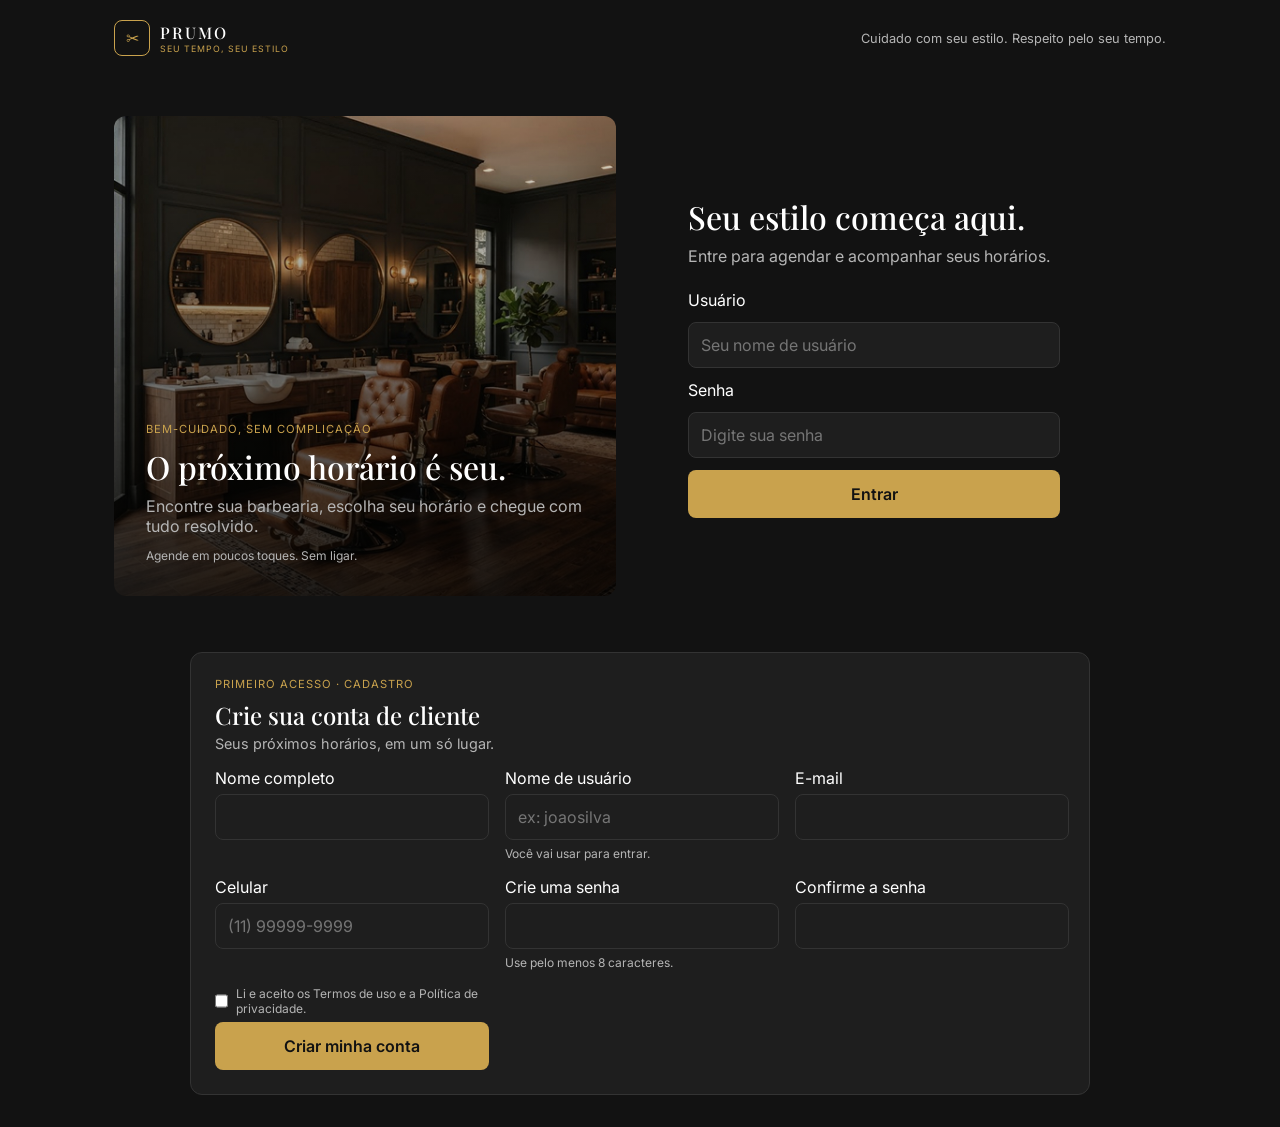
<file: frontend/pages/admin.html>
<!doctype html>
<html lang="pt-BR">
  <head>
    <meta name="api-url" content="">
    <meta charset="UTF-8" />
    <meta name="viewport" content="width=device-width, initial-scale=1.0" />
    <title>Prumo | Painel do administrador</title>
    <link rel="preconnect" href="https://fonts.googleapis.com" />
    <link rel="preconnect" href="https://fonts.gstatic.com" crossorigin />
    <link
      href="https://fonts.googleapis.com/css2?family=Inter:wght@400;500;600&family=Playfair+Display:wght@500;600&display=swap"
      rel="stylesheet"
    />
    <link rel="stylesheet" href="../css/base.css" />
    <link rel="stylesheet" href="../css/admin.css" />
  </head>
  <body>
    <div class="layout">
      <aside class="menu">
        <span class="marca">PRUMO</span>
        <nav>
          <button class="item-menu ativo" data-secao="dashboard">
            Dashboard
          </button>
          <button class="item-menu" data-secao="servicos">Serviços</button>
          <button class="item-menu" data-secao="equipe">Equipe</button>
          <button class="item-menu" data-secao="relatorios">Relatórios</button>
          <button class="item-menu" data-secao="barbearia">Barbearia</button>
        </nav>
        <a href="perfil.html" class="sair">Meu perfil</a>
        <a href="../../index.html" class="sair" id="btn-sair">Sair</a>
      </aside>

      <main class="conteudo">
        <section id="dashboard" class="secao ativa">
          <h1>Dashboard</h1>
          <p class="subtitulo">Resumo da semana.</p>
          <div class="cards">
            <div class="card">
              <span>Agendamentos</span><strong id="c-agend">0</strong>
            </div>
            <div class="card">
              <span>Faturamento</span><strong id="c-fat">R$ 0</strong>
            </div>
            <div class="card">
              <span>Cancelamentos</span><strong id="c-canc">0</strong>
            </div>
          </div>
          <h2>Atendimentos por dia</h2>
          <div class="grafico" id="grafico"></div>
        </section>

        <section id="servicos" class="secao">
          <h1>Serviços</h1>
          <p class="subtitulo">Gerencie o que a barbearia oferece.</p>
          <form id="form-servico" class="linha-form">
            <div class="campo">
              <label for="s-nome">Nome do serviço</label>
              <input
                type="text"
                id="s-nome"
                required
              />
            </div>
            <div class="campo">
              <label for="s-preco">Preço (R$)</label>
              <input
                type="number"
                id="s-preco"
                min="0"
                step="0.01"
                required
              />
            </div>
            <div class="campo">
              <label for="s-duracao">Duração (min)</label>
              <input
                type="number"
                id="s-duracao"
                min="5"
                required
              />
            </div>
            <button type="submit" class="btn primario">Novo serviço</button>
          </form>
          <div class="tabela-rolagem">
            <table>
              <thead>
                <tr>
                  <th>Serviço</th>
                  <th>Preço</th>
                  <th>Duração</th>
                  <th></th>
                </tr>
              </thead>
              <tbody id="tabela-servicos"></tbody>
            </table>
          </div>
        </section>

        <section id="equipe" class="secao">
          <h1>Equipe</h1>
          <p class="subtitulo">Barbeiros e horários de funcionamento.</p>

          <h2>Novo barbeiro</h2>
          <form id="form-barbeiro" class="linha-form">
            <div class="campo">
              <label for="b-nome">Nome completo</label>
              <input type="text" id="b-nome" required />
            </div>
            <div class="campo">
              <label for="b-usuario">Usuário</label>
              <input type="text" id="b-usuario" required />
            </div>
            <div class="campo">
              <label for="b-senha">Senha (mínimo de 8 caracteres)</label>
              <input
                type="password"
                id="b-senha"
                minlength="8"
                required
              />
            </div>
            <div class="campo">
              <label for="b-telefone">Telefone</label>
              <input type="tel" id="b-telefone" required />
            </div>
            <button type="submit" class="btn primario">Cadastrar</button>
          </form>

          <h2>Horário de trabalho</h2>
          <form id="form-horario" class="linha-form">
            <div class="campo">
              <label for="h-barbeiro">Barbeiro</label>
              <select id="h-barbeiro" required></select>
            </div>
            <div class="campo">
              <label for="h-dia">Dia da semana</label>
              <select id="h-dia" required>
                <option value="0">Segunda</option>
                <option value="1">Terça</option>
                <option value="2">Quarta</option>
                <option value="3">Quinta</option>
                <option value="4">Sexta</option>
                <option value="5">Sábado</option>
                <option value="6">Domingo</option>
              </select>
            </div>
            <div class="campo">
              <label for="h-inicio">Horário de início</label>
              <input type="time" id="h-inicio" required />
            </div>
            <div class="campo">
              <label for="h-fim">Horário de término</label>
              <input type="time" id="h-fim" required />
            </div>
            <button type="submit" class="btn primario">Adicionar</button>
          </form>

          <div class="cards" id="lista-equipe"></div>
        </section>

        <section id="relatorios" class="secao">
          <h1>Relatórios</h1>
          <p class="subtitulo">Atendimentos por profissional, período e status.</p>
          <form id="form-relatorio" class="filtros">
            <label>Barbeiro <select id="filtro-barbeiro"></select></label>
            <label>Status
              <select id="filtro-status">
                <option value="">Todos</option>
                <option value="pendente">Pendente</option>
                <option value="confirmado">Confirmado</option>
                <option value="concluido">Finalizado</option>
                <option value="cancelado">Cancelado</option>
              </select>
            </label>
            <label>De <input type="date" id="filtro-de" /></label>
            <label>Até <input type="date" id="filtro-ate" /></label>
            <button type="submit" class="btn primario">Filtrar</button>
            <button type="button" class="btn" id="limpar-relatorio">Limpar</button>
          </form>
          <div class="tabela-rolagem">
            <table>
              <thead>
                <tr>
                  <th>Dia</th>
                  <th>Cliente</th>
                  <th>Serviço</th>
                  <th>Barbeiro</th>
                  <th>Valor</th>
                  <th>Status</th>
                </tr>
              </thead>
              <tbody id="tabela-relatorio"></tbody>
            </table>
          </div>
          <p class="total" id="total-relatorio"></p>
        </section>

        <section id="barbearia" class="secao">
          <h1>Barbearia</h1>
          <p class="subtitulo">Dados exibidos para os clientes.</p>
          <form id="form-barbearia" class="form-campos painel-form">
            <label>Nome <input type="text" id="bb-nome" maxlength="120" required /></label>
            <label>Descrição <textarea id="bb-descricao" rows="3"></textarea></label>
            <div class="duas-colunas">
              <label>Endereço <input type="text" id="bb-endereco" maxlength="255" /></label>
              <label>Cidade <input type="text" id="bb-cidade" maxlength="100" /></label>
            </div>
            <div class="duas-colunas">
              <label>Telefone <input type="tel" id="bb-telefone" maxlength="20" /></label>
              <label>E-mail <input type="email" id="bb-email" maxlength="254" /></label>
            </div>
            <p class="ajuda" id="bb-atualizado"></p>
            <div class="botoes">
              <button type="submit" class="btn primario">Salvar dados</button>
            </div>
          </form>
        </section>
      </main>
    </div>

    <dialog id="modal-servico" class="modal">
      <h2>Editar serviço</h2>
      <form id="form-editar-servico" class="form-campos">
        <label>Nome <input type="text" id="es-nome" maxlength="120" required /></label>
        <label>Descrição <textarea id="es-descricao" rows="2"></textarea></label>
        <div class="duas-colunas">
          <label>Preço (R$) <input type="number" id="es-preco" min="0" step="0.01" required /></label>
          <label>Duração (min) <input type="number" id="es-duracao" min="5" required /></label>
        </div>
        <div class="botoes">
          <button type="button" class="btn" data-fechar>Cancelar</button>
          <button type="submit" class="btn primario">Salvar</button>
        </div>
      </form>
    </dialog>

    <dialog id="modal-barbeiro" class="modal">
      <h2>Editar barbeiro</h2>
      <form id="form-editar-barbeiro" class="form-campos">
        <p class="ajuda" id="eb-usuario"></p>
        <div class="duas-colunas">
          <label>Nome <input type="text" id="eb-nome" maxlength="150" /></label>
          <label>Sobrenome <input type="text" id="eb-sobrenome" maxlength="150" /></label>
        </div>
        <div class="duas-colunas">
          <label>Telefone <input type="tel" id="eb-telefone" maxlength="20" required /></label>
          <label>E-mail <input type="email" id="eb-email" maxlength="254" /></label>
        </div>
        <label>Especialidades <input type="text" id="eb-especialidades" maxlength="255" placeholder="Ex.: degradê, barba" /></label>
        <label>Bio <textarea id="eb-bio" rows="3"></textarea></label>
        <div class="botoes">
          <button type="button" class="btn" data-fechar>Cancelar</button>
          <button type="submit" class="btn primario">Salvar</button>
        </div>
      </form>
    </dialog>

    <script src="../js/api.js"></script>
    <script src="../js/admin.js"></script>
  </body>
</html>
</file>
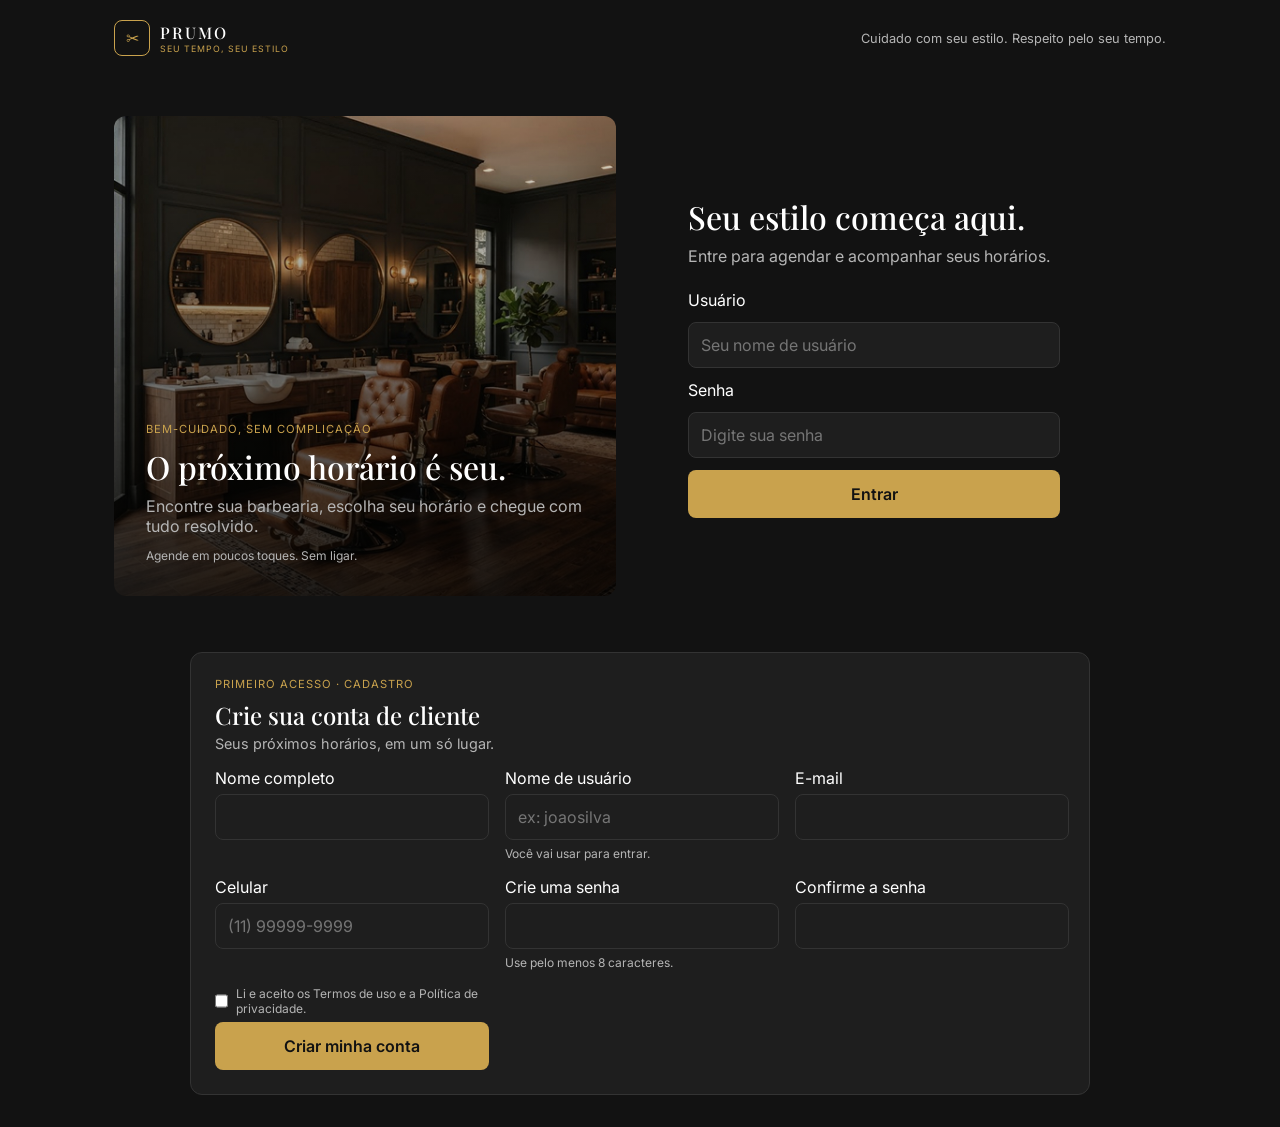
<file: frontend/pages/agenda.html>
<!DOCTYPE html>
<html lang="pt-BR">
<head>
    <meta name="api-url" content="">
  <meta charset="UTF-8" />
  <meta name="viewport" content="width=device-width, initial-scale=1.0" />
  <title>Prumo | Agenda do barbeiro</title>
  <link rel="preconnect" href="https://fonts.googleapis.com" />
  <link rel="preconnect" href="https://fonts.gstatic.com" crossorigin />
  <link href="https://fonts.googleapis.com/css2?family=Inter:wght@400;500;600&family=Playfair+Display:wght@500;600&display=swap" rel="stylesheet" />
  <link rel="stylesheet" href="../css/base.css" />
  <link rel="stylesheet" href="../css/agenda.css" />
</head>
<body>
  <header class="topo">
    <span class="marca">PRUMO</span>
    <nav class="nav-topo">
      <a href="agenda.html" class="atual">Minha agenda</a>
      <a href="perfil.html">Meu perfil</a>
      <a href="../../index.html" class="sair">Sair</a>
    </nav>
  </header>

  <main class="agenda">
    <h1>Minha agenda</h1>
    <p class="subtitulo">Acompanhe seus atendimentos sem interromper o trabalho.</p>

    <div class="resumo">
      <div><strong id="n-confirmado">0</strong><span>Confirmados</span></div>
      <div><strong id="n-finalizado">0</strong><span>Finalizados</span></div>
      <div><strong id="n-cancelado">0</strong><span>Cancelados</span></div>
    </div>

    <div class="abas">
      <button class="btn ativo" data-visao="hoje">Hoje</button>
      <button class="btn" data-visao="semana">Semana</button>
      <button class="btn" data-visao="historico">Histórico</button>
    </div>

    <form id="filtros" class="filtros" hidden>
      <label>Status
        <select id="f-status">
          <option value="">Todos</option>
          <option value="pendente">Pendente</option>
          <option value="confirmado">Confirmado</option>
          <option value="concluido">Finalizado</option>
          <option value="cancelado">Cancelado</option>
        </select>
      </label>
      <label>De <input type="date" id="f-de" /></label>
      <label>Até <input type="date" id="f-ate" /></label>
      <button type="submit" class="btn">Filtrar</button>
    </form>

    <section id="lista"></section>
  </main>

  <script src="../js/api.js"></script>
  <script src="../js/agenda.js"></script>
</body>
</html>
</file>
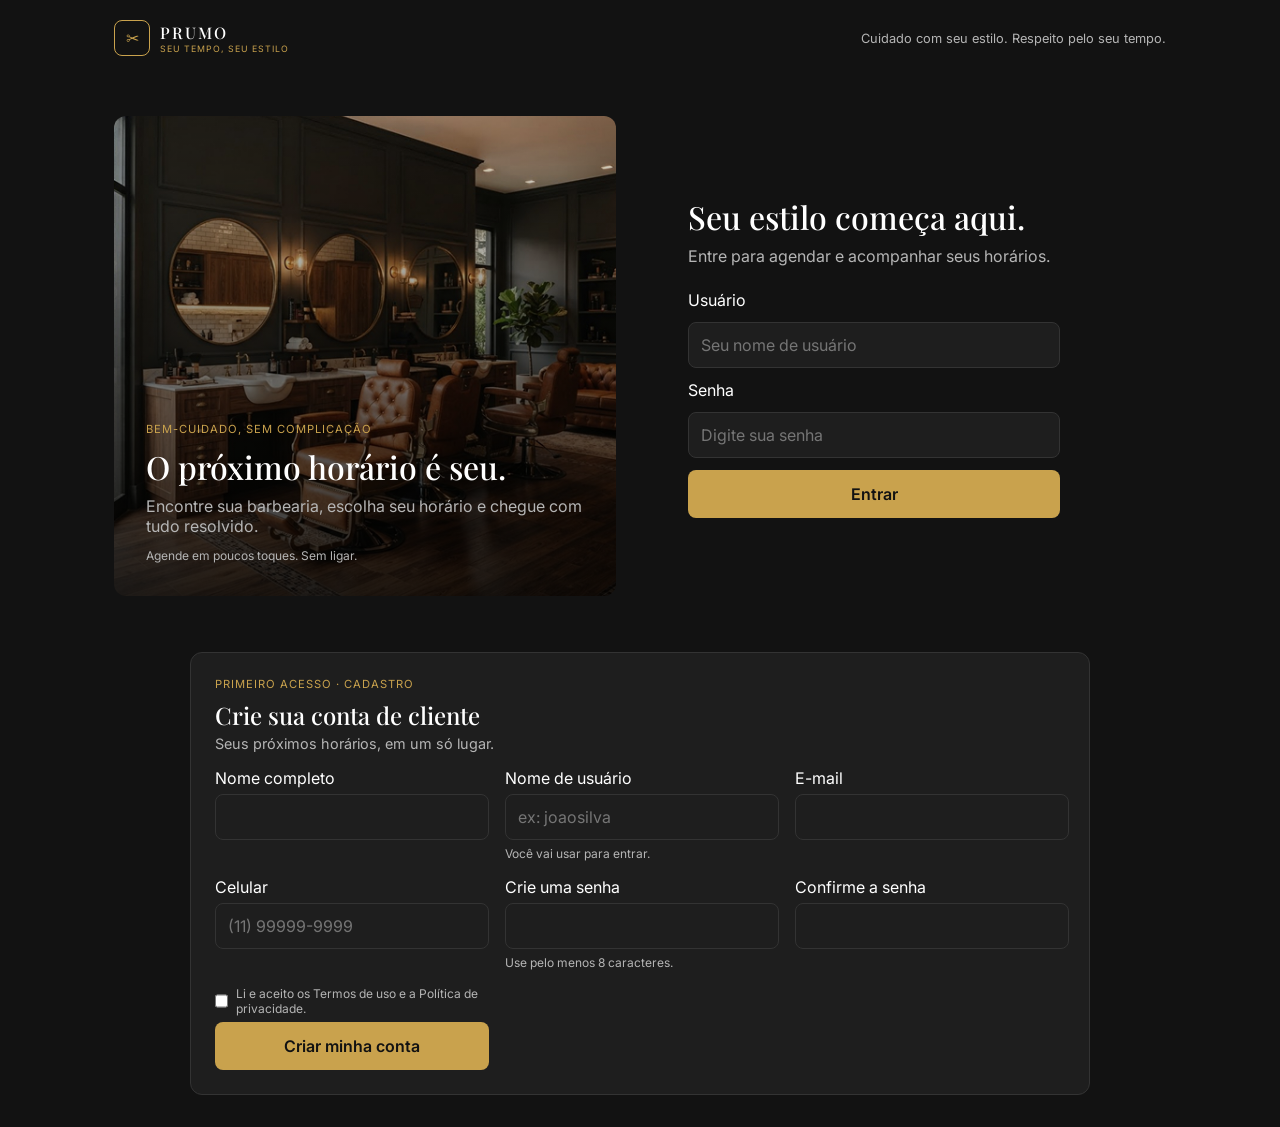
<file: frontend/pages/agendamento.html>
<!DOCTYPE html>
<html lang="pt-BR">
<head>
    <meta name="api-url" content="">
  <meta charset="UTF-8" />
  <meta name="viewport" content="width=device-width, initial-scale=1.0" />
  <title>Prumo | Agendamento</title>
  <link rel="preconnect" href="https://fonts.googleapis.com" />
  <link rel="preconnect" href="https://fonts.gstatic.com" crossorigin />
  <link href="https://fonts.googleapis.com/css2?family=Inter:wght@400;500;600&family=Playfair+Display:wght@500;600&display=swap" rel="stylesheet" />
  <link rel="stylesheet" href="../css/base.css" />
  <link rel="stylesheet" href="../css/agendamento.css" />
</head>
<body>
  <header class="topo">
    <span class="marca">PRUMO</span>
    <nav class="nav-topo">
      <a href="agendamento.html" class="atual">Agendar</a>
      <a href="meus-agendamentos.html">Meus agendamentos</a>
      <a href="perfil.html">Meu perfil</a>
      <a href="../../index.html" class="sair">Sair</a>
    </nav>
  </header>

  <main class="agendamento">
    <h1>Agendar horário</h1>
    <p class="subtitulo" id="nome-barbearia"></p>

    <div class="conteudo-ag">
      <div class="passos">
        <section class="passo">
          <h2><span class="numero">1</span> Escolha o serviço</h2>
          <div class="opcoes" id="lista-servicos"></div>
        </section>

        <section class="passo">
          <h2><span class="numero">2</span> Escolha o barbeiro</h2>
          <div class="opcoes" id="lista-barbeiros"></div>
        </section>

        <section class="passo">
          <h2><span class="numero">3</span> Escolha o dia</h2>
          <div class="chips" id="lista-dias"></div>
        </section>

        <section class="passo">
          <h2><span class="numero">4</span> Escolha o horário</h2>
          <div class="chips" id="lista-horarios"></div>
        </section>
      </div>

      <aside class="resumo-ag">
        <h2>Resumo</h2>
        <div class="linha-resumo"><span>Serviço</span><strong id="r-servico">—</strong></div>
        <div class="linha-resumo"><span>Barbeiro</span><strong id="r-barbeiro">—</strong></div>
        <div class="linha-resumo"><span>Data</span><strong id="r-data">—</strong></div>
        <div class="linha-resumo"><span>Horário</span><strong id="r-hora">—</strong></div>
        <div class="linha-resumo total-ag"><span>Total</span><strong id="r-total">R$ 0,00</strong></div>
        <button type="button" class="btn primario" id="btn-continuar" disabled>Confirmar agendamento</button>
      </aside>
    </div>
  </main>

  <script src="../js/api.js"></script>
  <script src="../js/agendamento.js"></script>
</body>
</html>
</file>
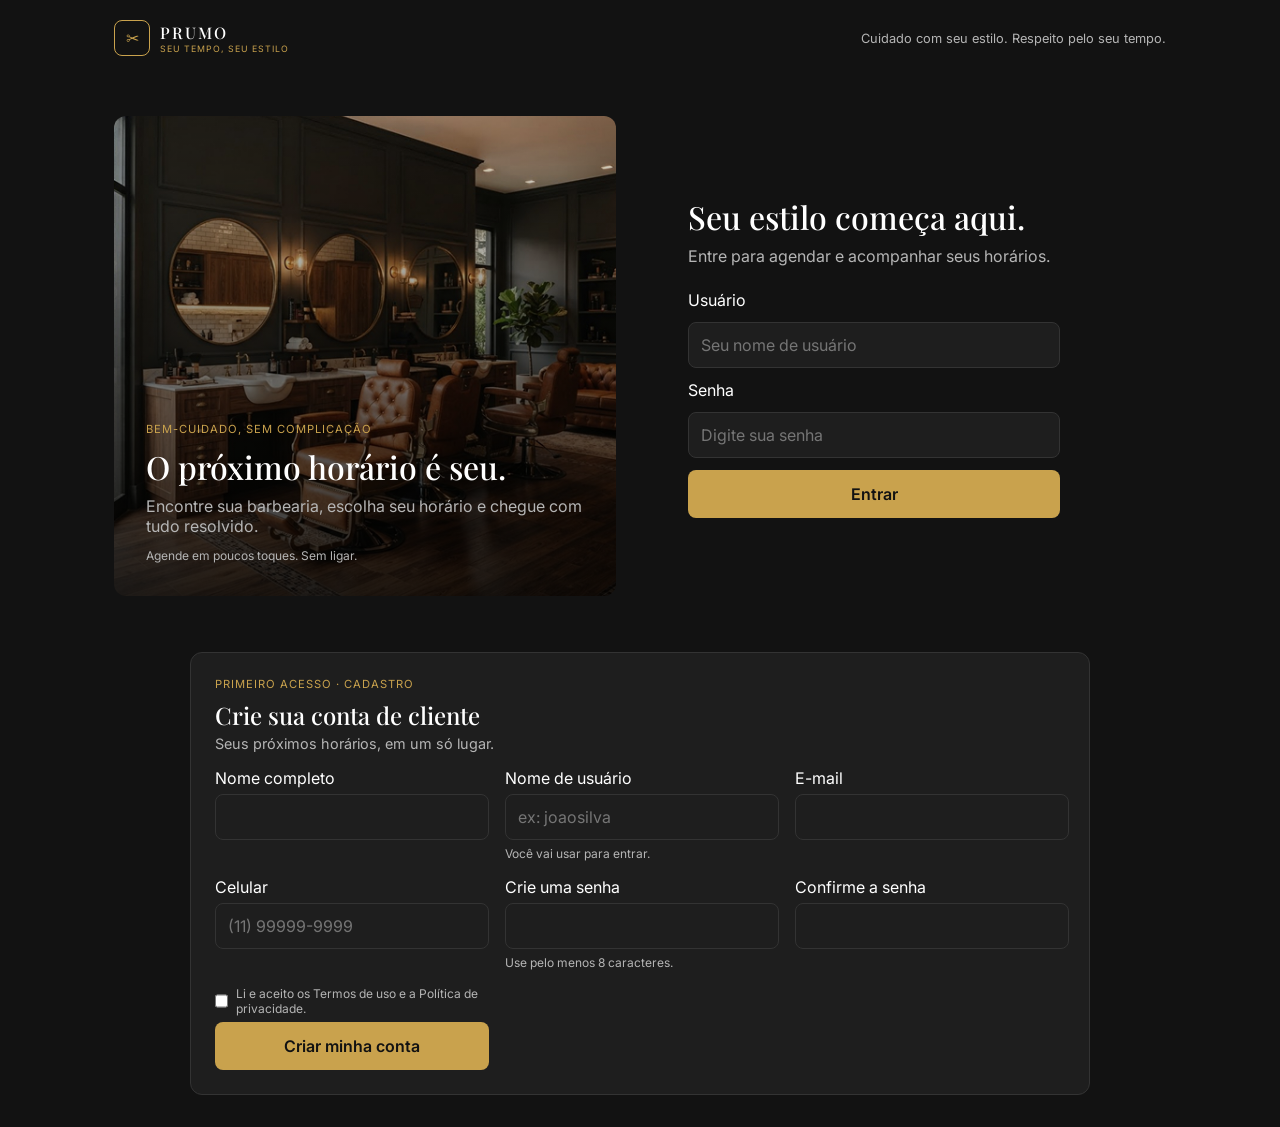
<file: frontend/pages/meus-agendamentos.html>
<!DOCTYPE html>
<html lang="pt-BR">
<head>
  <meta name="api-url" content="">
  <meta charset="UTF-8" />
  <meta name="viewport" content="width=device-width, initial-scale=1.0" />
  <title>Prumo | Meus agendamentos</title>
  <link rel="preconnect" href="https://fonts.googleapis.com" />
  <link rel="preconnect" href="https://fonts.gstatic.com" crossorigin />
  <link href="https://fonts.googleapis.com/css2?family=Inter:wght@400;500;600&family=Playfair+Display:wght@500;600&display=swap" rel="stylesheet" />
  <link rel="stylesheet" href="../css/base.css" />
  <link rel="stylesheet" href="../css/agenda.css" />
</head>
<body>
  <header class="topo">
    <span class="marca">PRUMO</span>
    <nav class="nav-topo">
      <a href="agendamento.html">Agendar</a>
      <a href="meus-agendamentos.html" class="atual">Meus agendamentos</a>
      <a href="perfil.html">Meu perfil</a>
      <a href="../../index.html" class="sair">Sair</a>
    </nav>
  </header>

  <main class="agenda">
    <h1>Meus agendamentos</h1>
    <p class="subtitulo">Acompanhe suas reservas e cancele se precisar.</p>

    <div class="abas">
      <button type="button" class="btn ativo" data-visao="proximos">Próximos</button>
      <button type="button" class="btn" data-visao="historico">Histórico</button>
      <a href="agendamento.html" class="btn primario" style="margin-left: auto; text-decoration: none">Novo agendamento</a>
    </div>

    <form id="filtros" class="filtros" hidden>
      <label>Status
        <select id="f-status">
          <option value="">Todos</option>
          <option value="pendente">Pendente</option>
          <option value="confirmado">Confirmado</option>
          <option value="concluido">Finalizado</option>
          <option value="cancelado">Cancelado</option>
        </select>
      </label>
      <label>De <input type="date" id="f-de" /></label>
      <label>Até <input type="date" id="f-ate" /></label>
      <button type="submit" class="btn">Filtrar</button>
    </form>

    <section id="lista"></section>
  </main>

  <script src="../js/api.js"></script>
  <script src="../js/meus-agendamentos.js"></script>
</body>
</html>
</file>
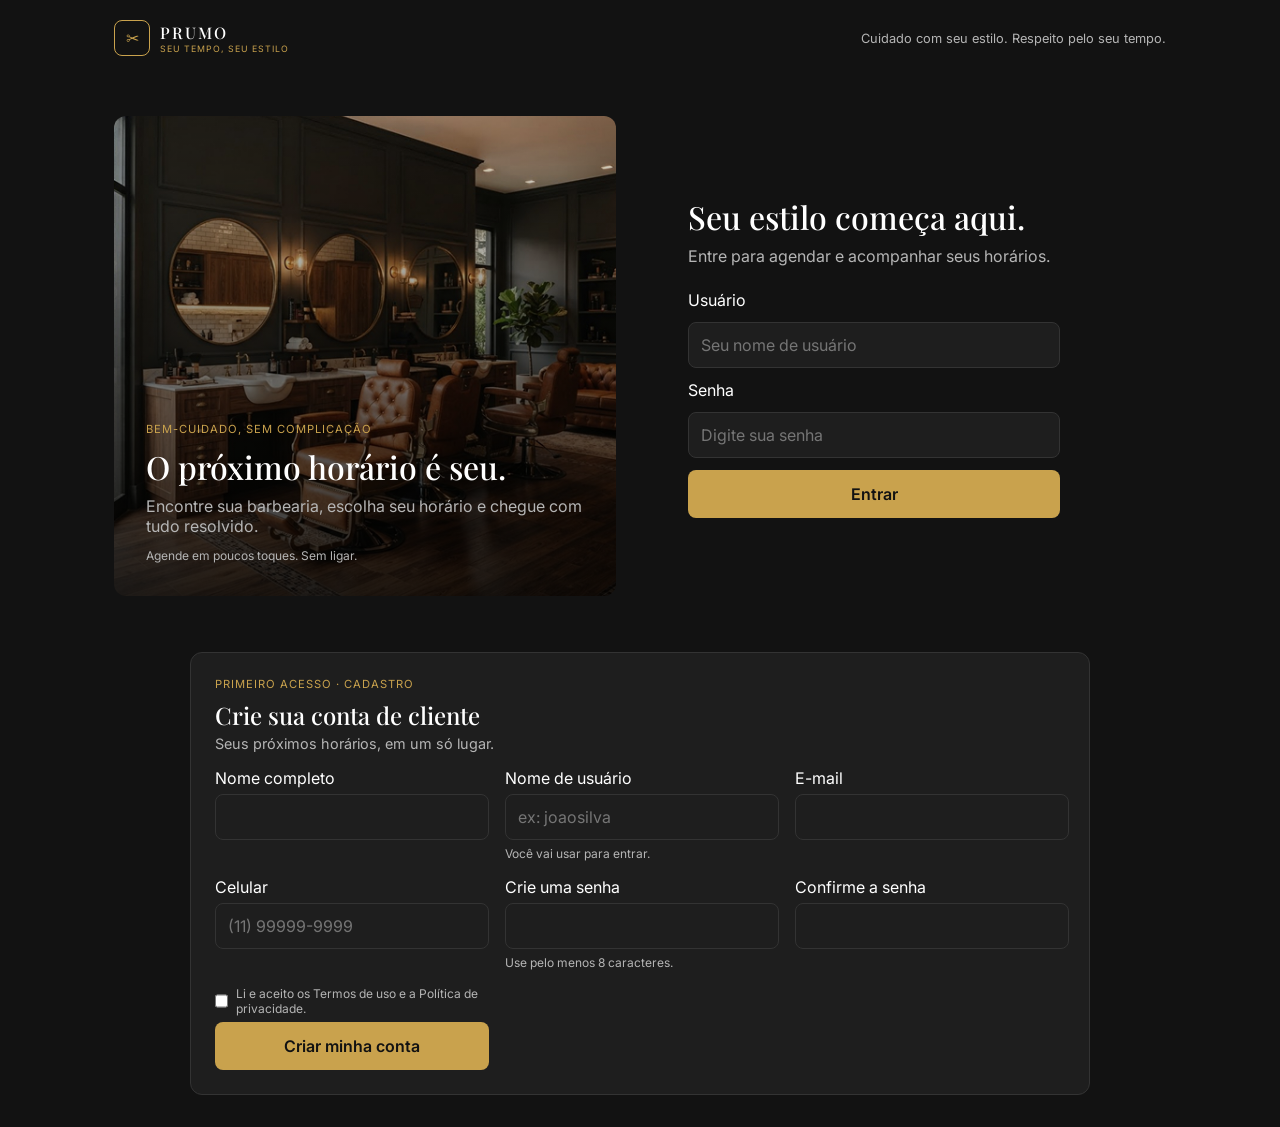
<file: frontend/pages/perfil.html>
<!DOCTYPE html>
<html lang="pt-BR">
<head>
  <meta name="api-url" content="">
  <meta charset="UTF-8" />
  <meta name="viewport" content="width=device-width, initial-scale=1.0" />
  <title>Prumo | Meu perfil</title>
  <link rel="preconnect" href="https://fonts.googleapis.com" />
  <link rel="preconnect" href="https://fonts.gstatic.com" crossorigin />
  <link href="https://fonts.googleapis.com/css2?family=Inter:wght@400;500;600&family=Playfair+Display:wght@500;600&display=swap" rel="stylesheet" />
  <link rel="stylesheet" href="../css/base.css" />
  <link rel="stylesheet" href="../css/perfil.css" />
</head>
<body>
  <header class="topo">
    <span class="marca">PRUMO</span>
    <nav class="nav-topo" id="nav-topo">
      <a href="../../index.html" class="sair">Sair</a>
    </nav>
  </header>

  <main class="perfil">
    <h1>Meu perfil</h1>
    <p class="subtitulo" id="resumo-conta"></p>

    <section class="painel">
      <h2>Dados pessoais</h2>
      <form id="form-dados" class="form-campos">
        <div class="duas-colunas">
          <label>Nome <input type="text" id="p-nome" maxlength="150" /></label>
          <label>Sobrenome <input type="text" id="p-sobrenome" maxlength="150" /></label>
        </div>
        <div class="duas-colunas">
          <label>E-mail <input type="email" id="p-email" maxlength="254" /></label>
          <label>Telefone <input type="tel" id="p-telefone" maxlength="20" required /></label>
        </div>
        <div class="botoes">
          <button type="submit" class="btn primario">Salvar dados</button>
        </div>
      </form>
    </section>

    <section class="painel">
      <h2>Trocar senha</h2>
      <form id="form-senha" class="form-campos">
        <label>Senha atual <input type="password" id="s-atual" autocomplete="current-password" required /></label>
        <div class="duas-colunas">
          <label>Nova senha <input type="password" id="s-nova" minlength="8" autocomplete="new-password" required /></label>
          <label>Confirmar nova senha <input type="password" id="s-confirma" minlength="8" autocomplete="new-password" required /></label>
        </div>
        <p class="ajuda">Depois de trocar a senha, você precisará entrar novamente.</p>
        <div class="botoes">
          <button type="submit" class="btn primario">Trocar senha</button>
        </div>
      </form>
    </section>
  </main>

  <script src="../js/api.js"></script>
  <script src="../js/perfil.js"></script>
</body>
</html>
</file>
<file: frontend/css/login.css>
:root {
  --fundo: #121212;
  --superficie: #1e1e1e;
  --borda: #333333;
  --dourado: #c9a24d;
  --texto: #ffffff;
  --texto-suave: #b5b5b5;
}

* {
  box-sizing: border-box;
  margin: 0;
  padding: 0;
}

button,
input {
  font-family: inherit;
  font-size: inherit;
}

body {
  background: var(--fundo);
  color: var(--texto);
  font-family: "Inter", sans-serif;
  min-height: 100vh;
  display: flex;
  flex-direction: column;
  align-items: center;
  justify-content: flex-start;
}

/* Navbar */
.navbar {
  display: flex;
  justify-content: space-between;
  align-items: center;
  width: 100%;
  max-width: 1100px;
  padding: 20px 24px;
}

.logo {
  display: flex;
  align-items: center;
  gap: 10px;
}

.logo-icone {
  display: flex;
  align-items: center;
  justify-content: center;
  width: 36px;
  height: 36px;
  color: var(--dourado);
  border: 1px solid var(--dourado);
  border-radius: 8px;
}

.logo-texto {
  display: flex;
  flex-direction: column;
}

.logo-texto strong {
  font-family: "Playfair Display", serif;
  font-weight: 500;
  letter-spacing: 2px;
}

.logo-texto small {
  color: var(--dourado);
  font-size: 0.55rem;
  letter-spacing: 1px;
}

.navbar-frase {
  color: var(--texto-suave);
  font-size: 0.8rem;
}

/* Celular: esconde a frase para não apertar */
@media (max-width: 768px) {
  .navbar-frase {
    display: none;
  }
}

/* Layout em duas colunas */
.tela-login {
  display: grid;
  grid-template-columns: 1fr 1fr;
  gap: 48px;
  align-items: center;
  width: 100%;
  max-width: 1100px;
  padding: 24px;
  margin-top: 16px;
}

.destaque {
  display: flex;
  align-items: flex-end;
  min-height: 480px;
  padding: 32px;
  border-radius: 12px;
  background:
    linear-gradient(to top, rgba(0, 0, 0, 0.85), rgba(0, 0, 0, 0.1)),
    url("../assets/img/barbearia.jpg") center / cover no-repeat;
}

.destaque-etiqueta {
  color: var(--dourado);
  font-size: 0.7rem;
  letter-spacing: 1px;
}

.destaque h2 {
  font-family: "Playfair Display", serif;
  font-size: 2rem;
  font-weight: 500;
  margin: 8px 0;
}

.destaque p {
  color: var(--texto-suave);
  margin-bottom: 8px;
}

.destaque small {
  color: var(--texto-suave);
  font-size: 0.75rem;
}

/* Login */
.login {
  width: 100%;
  max-width: 420px;
  padding: 24px;
}

h1 {
  font-family: "Playfair Display", serif;
  font-weight: 500;
  margin-bottom: 8px;
}

.cadastro h2 {
  font-family: "Playfair Display", serif;
  font-weight: 500;
  margin-bottom: 4px;
}

.cadastro .subtitulo {
  color: var(--texto-suave);
  font-size: 0.9rem;
}

.login > p {
  color: var(--texto-suave);
  margin-bottom: 24px;
}

form {
  display: flex;
  flex-direction: column;
  gap: 12px;
}

/* Seletor de perfil */
.seletor {
  display: flex;
  background: var(--superficie);
  border-radius: 10px;
  padding: 4px;
}

.opcao {
  flex: 1;
  padding: 10px;
  background: transparent;
  color: var(--texto-suave);
  border: none;
  border-radius: 8px;
  cursor: pointer;
}

.opcao.ativo {
  background: #2a2a2a;
  color: var(--dourado);
}

/* Campos */
input {
  padding: 12px;
  background: var(--superficie);
  color: var(--texto);
  border-radius: 8px;
  border: 1px solid var(--borda);
}

input:focus {
  outline: none;
  border-color: var(--dourado);
}

input[type="checkbox"] {
  width: auto;
  padding: 0;
  accent-color: var(--dourado);
}

/* Botões */
.btn-entrar {
  padding: 14px;
  background: var(--dourado);
  color: #121212;
  font-weight: 600;
  border: none;
  border-radius: 8px;
  cursor: pointer;
}

.btn-criar {
  padding: 14px;
  text-align: center;
  color: var(--texto);
  text-decoration: none;
  background: var(--superficie);
  border: 1px solid var(--borda);
  border-radius: 8px;
  cursor: pointer;
}

/* Criar sua conta de cliente */
.cadastro {
  width: 100%;
  max-width: 900px;
  margin: 32px auto;
  padding: 24px;
  background: var(--superficie);
  border: 1px solid var(--borda);
  border-radius: 12px;
}

.cadastro .etiqueta {
  color: var(--dourado);
  font-size: 0.7rem;
  letter-spacing: 1px;
  margin-bottom: 8px;
}

.cadastro h2 {
  font-family: "Playfair Display", serif;
  font-weight: 500;
}

.grade {
  display: grid;
  grid-template-columns: repeat(3, 1fr);
  gap: 16px;
  margin-top: 16px;
}

.campo {
  display: flex;
  flex-direction: column;
  gap: 6px;
}

.campo small {
  color: var(--texto-suave);
  font-size: 0.75rem;
}

.termos {
  display: flex;
  gap: 8px;
  font-size: 0.75rem;
  color: var(--texto-suave);
}

input:-webkit-autofill,
input:-webkit-autofill:hover,
input:-webkit-autofill:focus {
  -webkit-text-fill-color: var(--texto);
  -webkit-box-shadow: 0 0 0 1000px var(--superficie) inset;
  caret-color: var(--texto);
}

/* Celular: tudo em uma coluna */
@media (max-width: 768px) {
  .tela-login {
    grid-template-columns: 1fr;
    gap: 24px;
  }

  .destaque {
    min-height: 260px;
  }

  .grade {
    grid-template-columns: 1fr;
  }
}
</file>
<file: frontend/css/base.css>
:root {
  --fundo: #121212;
  --superficie: #1e1e1e;
  --borda: #333333;
  --dourado: #c9a24d;
  --texto: #ffffff;
  --texto-suave: #b5b5b5;
  --verde: #5bb98b;
  --vermelho: #d9534f;
}

* {
  box-sizing: border-box;
  margin: 0;
  padding: 0;
}

[hidden] {
  display: none !important;
}

button,
input,
select {
  font-family: inherit;
  font-size: inherit;
}

body {
  background: var(--fundo);
  color: var(--texto);
  font-family: "Inter", sans-serif;
  min-height: 100vh;
}

h1,
h2 {
  font-family: "Playfair Display", serif;
  font-weight: 500;
}

.topo {
  display: flex;
  justify-content: space-between;
  align-items: center;
  padding: 16px 24px;
  border-bottom: 1px solid var(--borda);
}

.marca {
  color: var(--dourado);
  font-family: "Playfair Display", serif;
  letter-spacing: 2px;
}
.sair {
  color: var(--texto-suave);
  font-size: 0.85rem;
  text-decoration: none;
}
.nav-topo {
  display: flex;
  align-items: center;
  gap: 16px;
  flex-wrap: wrap;
  justify-content: flex-end;
}
.nav-topo a {
  color: var(--texto-suave);
  font-size: 0.85rem;
  text-decoration: none;
}
.nav-topo a:hover,
.nav-topo a.atual {
  color: var(--dourado);
}
.subtitulo {
  color: var(--texto-suave);
  margin-bottom: 24px;
}

.badge {
  padding: 4px 10px;
  border-radius: 999px;
  font-size: 0.75rem;
  border: 1px solid;
}
.badge.pendente {
  color: var(--texto-suave);
  border-color: var(--texto-suave);
}
.badge.confirmado {
  color: var(--dourado);
  border-color: var(--dourado);
}
.badge.finalizado {
  color: var(--verde);
  border-color: var(--verde);
}
.badge.cancelado {
  color: var(--vermelho);
  border-color: var(--vermelho);
}

.btn {
  padding: 10px 14px;
  border-radius: 8px;
  border: 1px solid var(--borda);
  background: var(--superficie);
  color: var(--texto);
  cursor: pointer;
}
.btn.primario {
  background: var(--dourado);
  color: #121212;
  font-weight: 600;
  border: none;
}
.btn.perigo {
  color: var(--vermelho);
}

input,
select {
  padding: 10px;
  background: var(--superficie);
  color: var(--texto);
  border: 1px solid var(--borda);
  border-radius: 8px;
}
input:focus,
select:focus,
textarea:focus {
  outline: none;
  border-color: var(--dourado);
}
textarea {
  padding: 10px;
  background: var(--superficie);
  color: var(--texto);
  border: 1px solid var(--borda);
  border-radius: 8px;
  font-family: inherit;
  font-size: inherit;
  resize: vertical;
}
.btn:disabled {
  opacity: 0.6;
  cursor: default;
}

.filtros {
  display: flex;
  gap: 8px;
  flex-wrap: wrap;
  align-items: flex-end;
  margin-bottom: 20px;
}
.filtros label {
  display: flex;
  flex-direction: column;
  gap: 4px;
  font-size: 0.8rem;
  color: var(--texto-suave);
}

.form-campos {
  display: grid;
  gap: 14px;
}
.form-campos label {
  display: flex;
  flex-direction: column;
  gap: 6px;
  font-size: 0.85rem;
  color: var(--texto-suave);
}
.form-campos .duas-colunas {
  display: grid;
  grid-template-columns: 1fr 1fr;
  gap: 14px;
}
.form-campos .botoes {
  display: flex;
  gap: 8px;
  justify-content: flex-end;
  flex-wrap: wrap;
}
.form-campos .ajuda {
  font-size: 0.8rem;
  color: var(--texto-suave);
}

dialog.modal {
  margin: auto;
  width: min(480px, calc(100% - 32px));
  background: var(--superficie);
  color: var(--texto);
  border: 1px solid var(--borda);
  border-radius: 12px;
  padding: 24px;
}
dialog.modal::backdrop {
  background: rgba(0, 0, 0, 0.6);
}
dialog.modal h2 {
  margin-bottom: 16px;
}

@media (max-width: 600px) {
  .topo {
    flex-wrap: wrap;
    gap: 8px;
    padding: 14px 16px;
  }
  .form-campos .duas-colunas {
    grid-template-columns: 1fr;
  }
}
</file>
<file: frontend/css/admin.css>
.layout {
  display: grid;
  grid-template-columns: 220px 1fr;
  min-height: 100vh;
}

.menu {
  display: flex;
  flex-direction: column;
  gap: 24px;
  padding: 24px 16px;
  background: var(--superficie);
  border-right: 1px solid var(--borda);
}
.menu nav {
  display: flex;
  flex-direction: column;
  gap: 6px;
  flex: 1;
}
.item-menu {
  text-align: left;
  padding: 10px 12px;
  background: transparent;
  color: var(--texto-suave);
  border: none;
  border-radius: 8px;
  cursor: pointer;
}
.item-menu.ativo {
  background: #2a2a2a;
  color: var(--dourado);
}

.conteudo {
  padding: 32px 24px;
  max-width: 1000px;
}
.secao {
  display: none;
}
.secao.ativa {
  display: block;
}
.conteudo h1 {
  margin-bottom: 8px;
}
.conteudo h2 {
  font-size: 1.1rem;
  margin: 28px 0 12px;
}

.cards {
  display: grid;
  grid-template-columns: repeat(3, 1fr);
  gap: 12px;
}
.card {
  background: var(--superficie);
  border: 1px solid var(--borda);
  border-radius: 12px;
  padding: 16px;
  display: flex;
  flex-direction: column;
  gap: 6px;
}
.card span {
  color: var(--texto-suave);
  font-size: 0.85rem;
}
.card strong {
  font-size: 1.5rem;
  color: var(--dourado);
}

.grafico {
  display: flex;
  align-items: flex-end;
  gap: 12px;
  height: 180px;
  padding: 16px;
  background: var(--superficie);
  border: 1px solid var(--borda);
  border-radius: 12px;
}
.barra {
  flex: 1;
  display: flex;
  flex-direction: column;
  justify-content: flex-end;
  align-items: center;
  gap: 6px;
  height: 100%;
  font-size: 0.8rem;
  color: var(--texto-suave);
}
.barra div {
  width: 100%;
  background: var(--dourado);
  border-radius: 6px 6px 0 0;
  min-height: 4px;
}

.linha-form {
  display: flex;
  gap: 8px;
  flex-wrap: wrap;
  margin-bottom: 16px;
}
.linha-form .campo {
  display: flex;
  flex: 1 1 140px;
  flex-direction: column;
  gap: 6px;
  min-width: 0;
}
.linha-form label {
  font-size: 0.85rem;
  color: var(--texto-suave);
}
.linha-form button {
  align-self: flex-end;
}

.tabela-rolagem {
  overflow-x: auto;
  margin-top: 16px;
}
table {
  width: 100%;
  border-collapse: collapse;
}
th,
td {
  text-align: left;
  padding: 12px;
  border-bottom: 1px solid var(--borda);
  font-size: 0.9rem;
}
th {
  color: var(--texto-suave);
  font-weight: 500;
}
.acoes-card {
  display: flex;
  gap: 8px;
  flex-wrap: wrap;
  margin-top: 6px;
}
.painel-form {
  max-width: 640px;
  background: var(--superficie);
  border: 1px solid var(--borda);
  border-radius: 12px;
  padding: 20px;
}
.painel-form input,
.painel-form textarea,
dialog.modal input,
dialog.modal textarea {
  background: var(--fundo);
}
.total {
  margin-top: 16px;
  color: var(--dourado);
  font-weight: 600;
}

@media (max-width: 800px) {
  .layout {
    grid-template-columns: 1fr;
  }
  .menu {
    flex-direction: row;
    flex-wrap: wrap;
    align-items: center;
    border-right: none;
    border-bottom: 1px solid var(--borda);
  }
  .menu nav {
    flex-direction: row;
    flex-wrap: wrap;
  }
  .cards {
    grid-template-columns: 1fr;
  }
}
</file>
<file: frontend/css/agenda.css>
.agenda {
  max-width: 800px;
  margin: 0 auto;
  padding: 32px 24px;
}
.agenda h1 {
  margin-bottom: 8px;
}

.resumo {
  display: grid;
  grid-template-columns: repeat(3, 1fr);
  gap: 12px;
  margin-bottom: 24px;
}
.resumo div {
  background: var(--superficie);
  border: 1px solid var(--borda);
  border-radius: 12px;
  padding: 16px;
  display: flex;
  flex-direction: column;
  gap: 4px;
}
.resumo strong {
  font-size: 1.6rem;
  color: var(--dourado);
}
.resumo span {
  color: var(--texto-suave);
  font-size: 0.85rem;
}

.abas {
  display: flex;
  gap: 8px;
  margin-bottom: 20px;
}
.abas .btn.ativo {
  color: var(--dourado);
  border-color: var(--dourado);
}

.dia {
  color: var(--texto-suave);
  font-size: 0.85rem;
  margin: 20px 0 8px;
}

.item {
  display: grid;
  grid-template-columns: 70px 1fr auto;
  gap: 16px;
  align-items: center;
  background: var(--superficie);
  border: 1px solid var(--borda);
  border-radius: 12px;
  padding: 16px;
  margin-bottom: 10px;
}
.item .hora {
  color: var(--dourado);
  font-weight: 600;
}
.item .info {
  display: flex;
  flex-direction: column;
  gap: 4px;
}
.item .servico {
  color: var(--texto-suave);
  font-size: 0.85rem;
}
.item .acoes {
  display: flex;
  align-items: center;
  gap: 8px;
  flex-wrap: wrap;
  justify-content: flex-end;
}
.vazio {
  color: var(--texto-suave);
}

@media (max-width: 600px) {
  .item {
    grid-template-columns: 1fr;
  }
  .item .acoes {
    justify-content: flex-start;
  }
}
</file>
<file: frontend/css/agendamento.css>
.agendamento {
  max-width: 1000px;
  margin: 0 auto;
  padding: 32px 24px;
}
.agendamento h1 {
  margin-bottom: 8px;
}

.conteudo-ag {
  display: grid;
  grid-template-columns: 2fr 1fr;
  gap: 24px;
  align-items: start;
}

.passo {
  margin-bottom: 28px;
}
.passo h2 {
  font-size: 1.1rem;
  margin-bottom: 12px;
  display: flex;
  align-items: center;
  gap: 10px;
}
.numero {
  display: inline-flex;
  align-items: center;
  justify-content: center;
  width: 26px;
  height: 26px;
  border-radius: 50%;
  background: var(--dourado);
  color: #121212;
  font-size: 0.85rem;
  font-family: "Inter", sans-serif;
  font-weight: 600;
}

/* Cards de serviço e barbeiro */
.opcoes {
  display: grid;
  grid-template-columns: repeat(auto-fill, minmax(160px, 1fr));
  gap: 10px;
}

.opcao-card {
  display: flex;
  flex-direction: column;
  gap: 4px;
  text-align: left;
  padding: 14px;
  background: var(--superficie);
  color: var(--texto);
  border: 1px solid var(--borda);
  border-radius: 12px;
  cursor: pointer;
}
.opcao-card small {
  color: var(--texto-suave);
}
.opcao-card span {
  color: var(--dourado);
  font-weight: 600;
}
.opcao-card.selecionado {
  border-color: var(--dourado);
  background: #2a2a2a;
}

/* Chips de dia e horário */
.chips {
  display: flex;
  flex-wrap: wrap;
  gap: 8px;
}

.chip {
  padding: 10px 14px;
  background: var(--superficie);
  color: var(--texto);
  border: 1px solid var(--borda);
  border-radius: 8px;
  cursor: pointer;
}
.chip.selecionado {
  background: var(--dourado);
  color: #121212;
  border-color: var(--dourado);
  font-weight: 600;
}
.chip:disabled {
  opacity: 0.35;
  cursor: not-allowed;
  text-decoration: line-through;
}

.chip-dia {
  display: flex;
  flex-direction: column;
  align-items: center;
  min-width: 64px;
  text-transform: capitalize;
}
.chip-dia small {
  font-size: 0.75rem;
}

.aviso {
  color: var(--texto-suave);
  font-size: 0.9rem;
}

/* Resumo */
.resumo-ag {
  position: sticky;
  top: 24px;
  display: flex;
  flex-direction: column;
  gap: 12px;
  padding: 20px;
  background: var(--superficie);
  border: 1px solid var(--borda);
  border-radius: 12px;
}
.resumo-ag h2 {
  font-size: 1.1rem;
}
.linha-resumo {
  display: flex;
  justify-content: space-between;
  gap: 12px;
  font-size: 0.9rem;
}
.linha-resumo span {
  color: var(--texto-suave);
}
.linha-resumo strong {
  text-align: right;
  font-weight: 500;
}
.total-ag {
  padding-top: 12px;
  border-top: 1px solid var(--borda);
}
.total-ag strong {
  color: var(--dourado);
  font-weight: 600;
}

.btn:disabled {
  opacity: 0.4;
  cursor: not-allowed;
}

@media (max-width: 800px) {
  .conteudo-ag {
    grid-template-columns: 1fr;
  }
  .resumo-ag {
    position: static;
  }
}
</file>
<file: frontend/css/perfil.css>
.perfil {
  max-width: 640px;
  margin: 0 auto;
  padding: 32px 24px;
}
.perfil h1 {
  margin-bottom: 8px;
}
.painel {
  background: var(--superficie);
  border: 1px solid var(--borda);
  border-radius: 12px;
  padding: 20px;
  margin-bottom: 20px;
}
.painel h2 {
  font-size: 1.1rem;
  margin-bottom: 16px;
}
.painel input {
  background: var(--fundo);
}

@media (max-width: 600px) {
  .perfil {
    padding: 24px 16px;
  }
}
</file>
